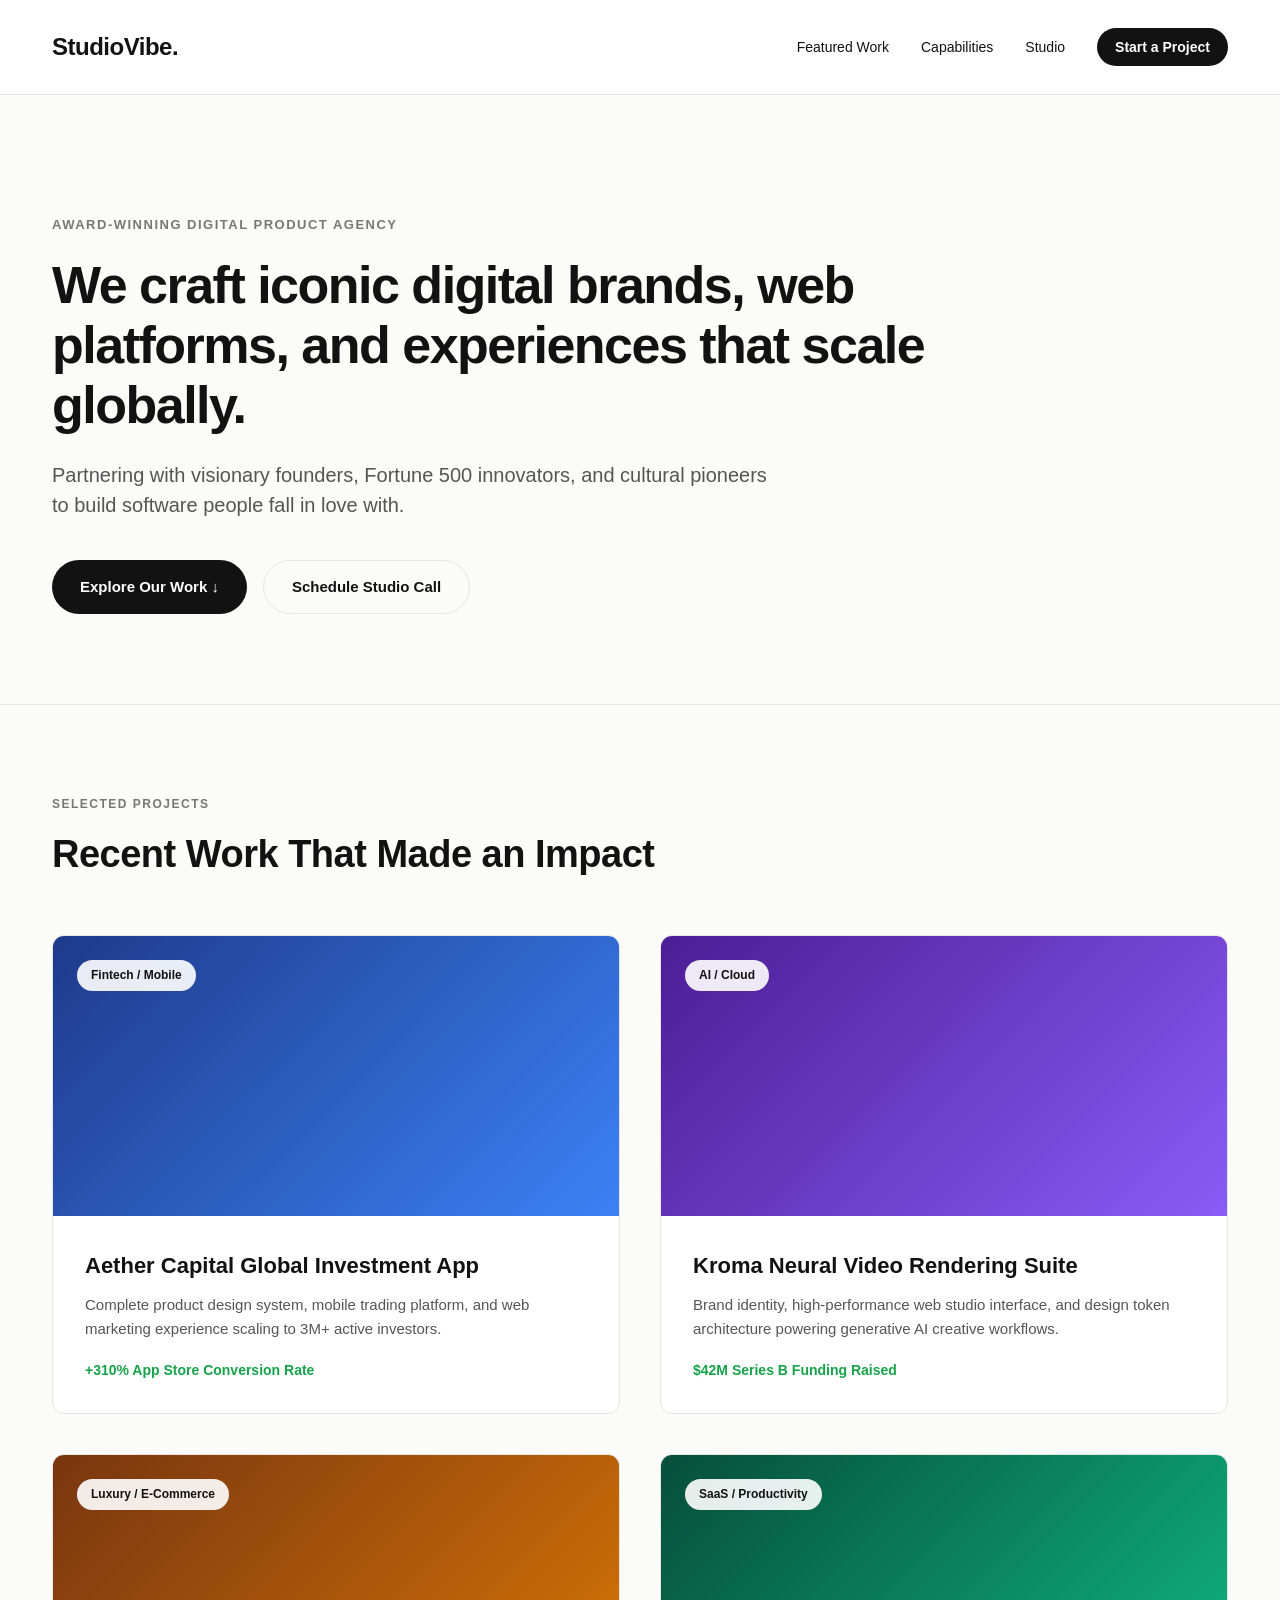
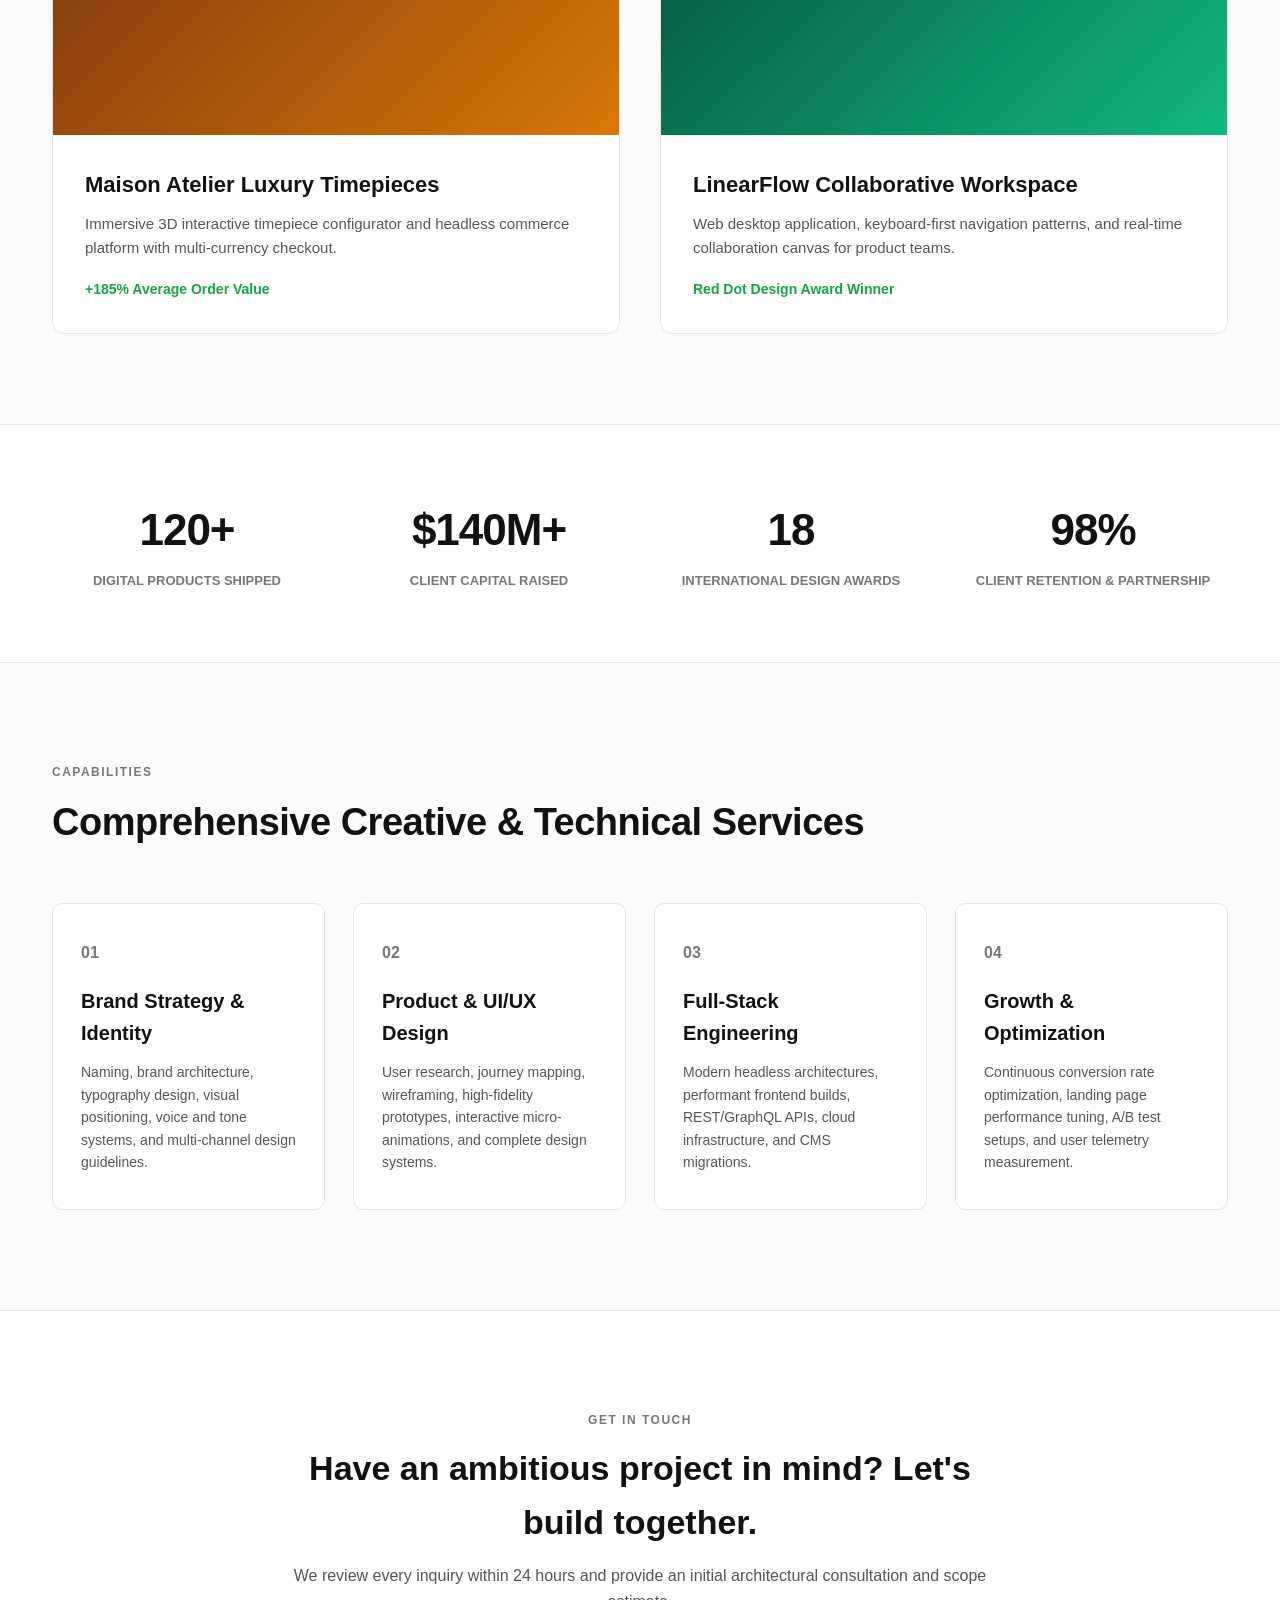
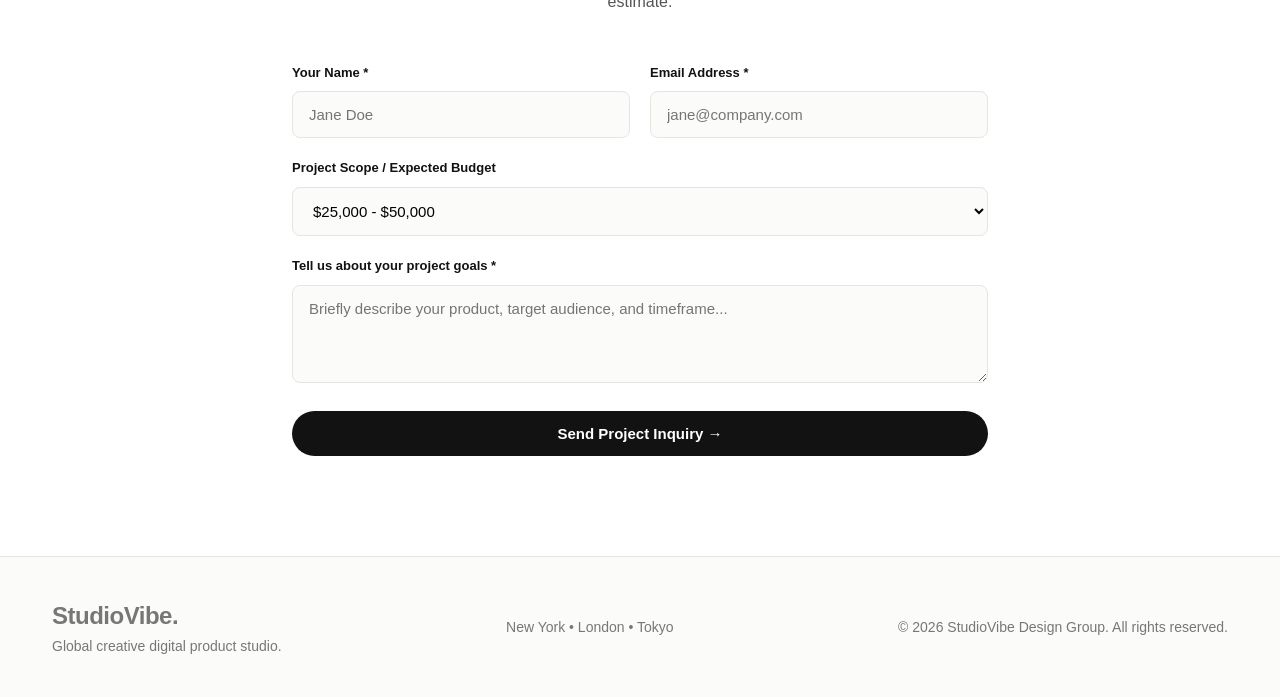
<file: assets/demo-templates/previews/agency-portfolio/index.html>
<!DOCTYPE html>
<html lang="en">
<head>
    <meta charset="UTF-8">
    <meta name="viewport" content="width=device-width, initial-scale=1.0">
    <title>StudioVibe - Digital Experience Design & Engineering</title>
    <link rel="stylesheet" href="css/style.css">
</head>
<body>
    <header class="studio-header">
        <div class="container header-flex">
            <a href="index.html" class="studio-logo">Studio<strong>Vibe</strong>.</a>
            <nav class="studio-nav">
                <a href="#work">Featured Work</a>
                <a href="#services">Capabilities</a>
                <a href="#about">Studio</a>
                <a href="#contact" class="nav-cta">Start a Project</a>
            </nav>
        </div>
    </header>

    <section class="hero-studio">
        <div class="container">
            <div class="hero-tagline">Award-Winning Digital Product Agency</div>
            <h1 class="hero-headline">We craft iconic digital brands, web platforms, and experiences that scale globally.</h1>
            <div class="hero-subtext">Partnering with visionary founders, Fortune 500 innovators, and cultural pioneers to build software people fall in love with.</div>
            <div class="hero-actions">
                <a href="#work" class="studio-btn studio-btn-dark">Explore Our Work &darr;</a>
                <a href="#contact" class="studio-btn studio-btn-outline">Schedule Studio Call</a>
            </div>
        </div>
    </section>

    <!-- Work Showcase Grid -->
    <section id="work" class="work-section">
        <div class="container">
            <div class="section-title-wrap">
                <span class="sub-heading">Selected Projects</span>
                <h2 class="main-heading">Recent Work That Made an Impact</h2>
            </div>

            <div class="work-grid">
                <article class="work-card">
                    <div class="work-visual visual-gradient-1">
                        <span class="work-badge">Fintech / Mobile</span>
                    </div>
                    <div class="work-content">
                        <h3>Aether Capital Global Investment App</h3>
                        <p>Complete product design system, mobile trading platform, and web marketing experience scaling to 3M+ active investors.</p>
                        <div class="work-stat">+310% App Store Conversion Rate</div>
                    </div>
                </article>

                <article class="work-card">
                    <div class="work-visual visual-gradient-2">
                        <span class="work-badge">AI / Cloud</span>
                    </div>
                    <div class="work-content">
                        <h3>Kroma Neural Video Rendering Suite</h3>
                        <p>Brand identity, high-performance web studio interface, and design token architecture powering generative AI creative workflows.</p>
                        <div class="work-stat">$42M Series B Funding Raised</div>
                    </div>
                </article>

                <article class="work-card">
                    <div class="work-visual visual-gradient-3">
                        <span class="work-badge">Luxury / E-Commerce</span>
                    </div>
                    <div class="work-content">
                        <h3>Maison Atelier Luxury Timepieces</h3>
                        <p>Immersive 3D interactive timepiece configurator and headless commerce platform with multi-currency checkout.</p>
                        <div class="work-stat">+185% Average Order Value</div>
                    </div>
                </article>

                <article class="work-card">
                    <div class="work-visual visual-gradient-4">
                        <span class="work-badge">SaaS / Productivity</span>
                    </div>
                    <div class="work-content">
                        <h3>LinearFlow Collaborative Workspace</h3>
                        <p>Web desktop application, keyboard-first navigation patterns, and real-time collaboration canvas for product teams.</p>
                        <div class="work-stat">Red Dot Design Award Winner</div>
                    </div>
                </article>
            </div>
        </div>
    </section>

    <!-- Impact Stats Bar -->
    <section class="impact-section">
        <div class="container impact-grid">
            <div class="impact-col">
                <div class="impact-number">120+</div>
                <div class="impact-label">Digital Products Shipped</div>
            </div>
            <div class="impact-col">
                <div class="impact-number">$140M+</div>
                <div class="impact-label">Client Capital Raised</div>
            </div>
            <div class="impact-col">
                <div class="impact-number">18</div>
                <div class="impact-label">International Design Awards</div>
            </div>
            <div class="impact-col">
                <div class="impact-number">98%</div>
                <div class="impact-label">Client Retention & Partnership</div>
            </div>
        </div>
    </section>

    <!-- Capabilities / Services -->
    <section id="services" class="services-section">
        <div class="container">
            <div class="section-title-wrap">
                <span class="sub-heading">Capabilities</span>
                <h2 class="main-heading">Comprehensive Creative & Technical Services</h2>
            </div>

            <div class="services-grid">
                <div class="service-box">
                    <div class="service-num">01</div>
                    <h3>Brand Strategy & Identity</h3>
                    <p>Naming, brand architecture, typography design, visual positioning, voice and tone systems, and multi-channel design guidelines.</p>
                </div>
                <div class="service-box">
                    <div class="service-num">02</div>
                    <h3>Product & UI/UX Design</h3>
                    <p>User research, journey mapping, wireframing, high-fidelity prototypes, interactive micro-animations, and complete design systems.</p>
                </div>
                <div class="service-box">
                    <div class="service-num">03</div>
                    <h3>Full-Stack Engineering</h3>
                    <p>Modern headless architectures, performant frontend builds, REST/GraphQL APIs, cloud infrastructure, and CMS migrations.</p>
                </div>
                <div class="service-box">
                    <div class="service-num">04</div>
                    <h3>Growth & Optimization</h3>
                    <p>Continuous conversion rate optimization, landing page performance tuning, A/B test setups, and user telemetry measurement.</p>
                </div>
            </div>
        </div>
    </section>

    <!-- Contact Form Section -->
    <section id="contact" class="contact-section">
        <div class="container contact-container">
            <div class="contact-header">
                <span class="sub-heading">Get In Touch</span>
                <h2>Have an ambitious project in mind? Let's build together.</h2>
                <p>We review every inquiry within 24 hours and provide an initial architectural consultation and scope estimate.</p>
            </div>

            <form class="contact-form" onsubmit="event.preventDefault(); alert('Demo: Consultation request received!');">
                <div class="form-row">
                    <div class="form-group">
                        <label>Your Name *</label>
                        <input type="text" placeholder="Jane Doe" required>
                    </div>
                    <div class="form-group">
                        <label>Email Address *</label>
                        <input type="email" placeholder="jane@company.com" required>
                    </div>
                </div>
                <div class="form-group">
                    <label>Project Scope / Expected Budget</label>
                    <select>
                        <option>$10,000 - $25,000</option>
                        <option selected>$25,000 - $50,000</option>
                        <option>$50,000 - $100,000</option>
                        <option>$100,000+</option>
                    </select>
                </div>
                <div class="form-group">
                    <label>Tell us about your project goals *</label>
                    <textarea rows="4" placeholder="Briefly describe your product, target audience, and timeframe..." required></textarea>
                </div>
                <button type="submit" class="studio-btn studio-btn-dark studio-btn-block">Send Project Inquiry &rarr;</button>
            </form>
        </div>
    </section>

    <footer class="studio-footer">
        <div class="container footer-flex">
            <div class="footer-left">
                <div class="studio-logo">Studio<strong>Vibe</strong>.</div>
                <p>Global creative digital product studio.</p>
            </div>
            <div class="footer-locations">
                <span>New York &bull; London &bull; Tokyo</span>
            </div>
            <div class="footer-copy">
                <p>&copy; 2026 StudioVibe Design Group. All rights reserved.</p>
            </div>
        </div>
    </footer>
</body>
</html>
</file>
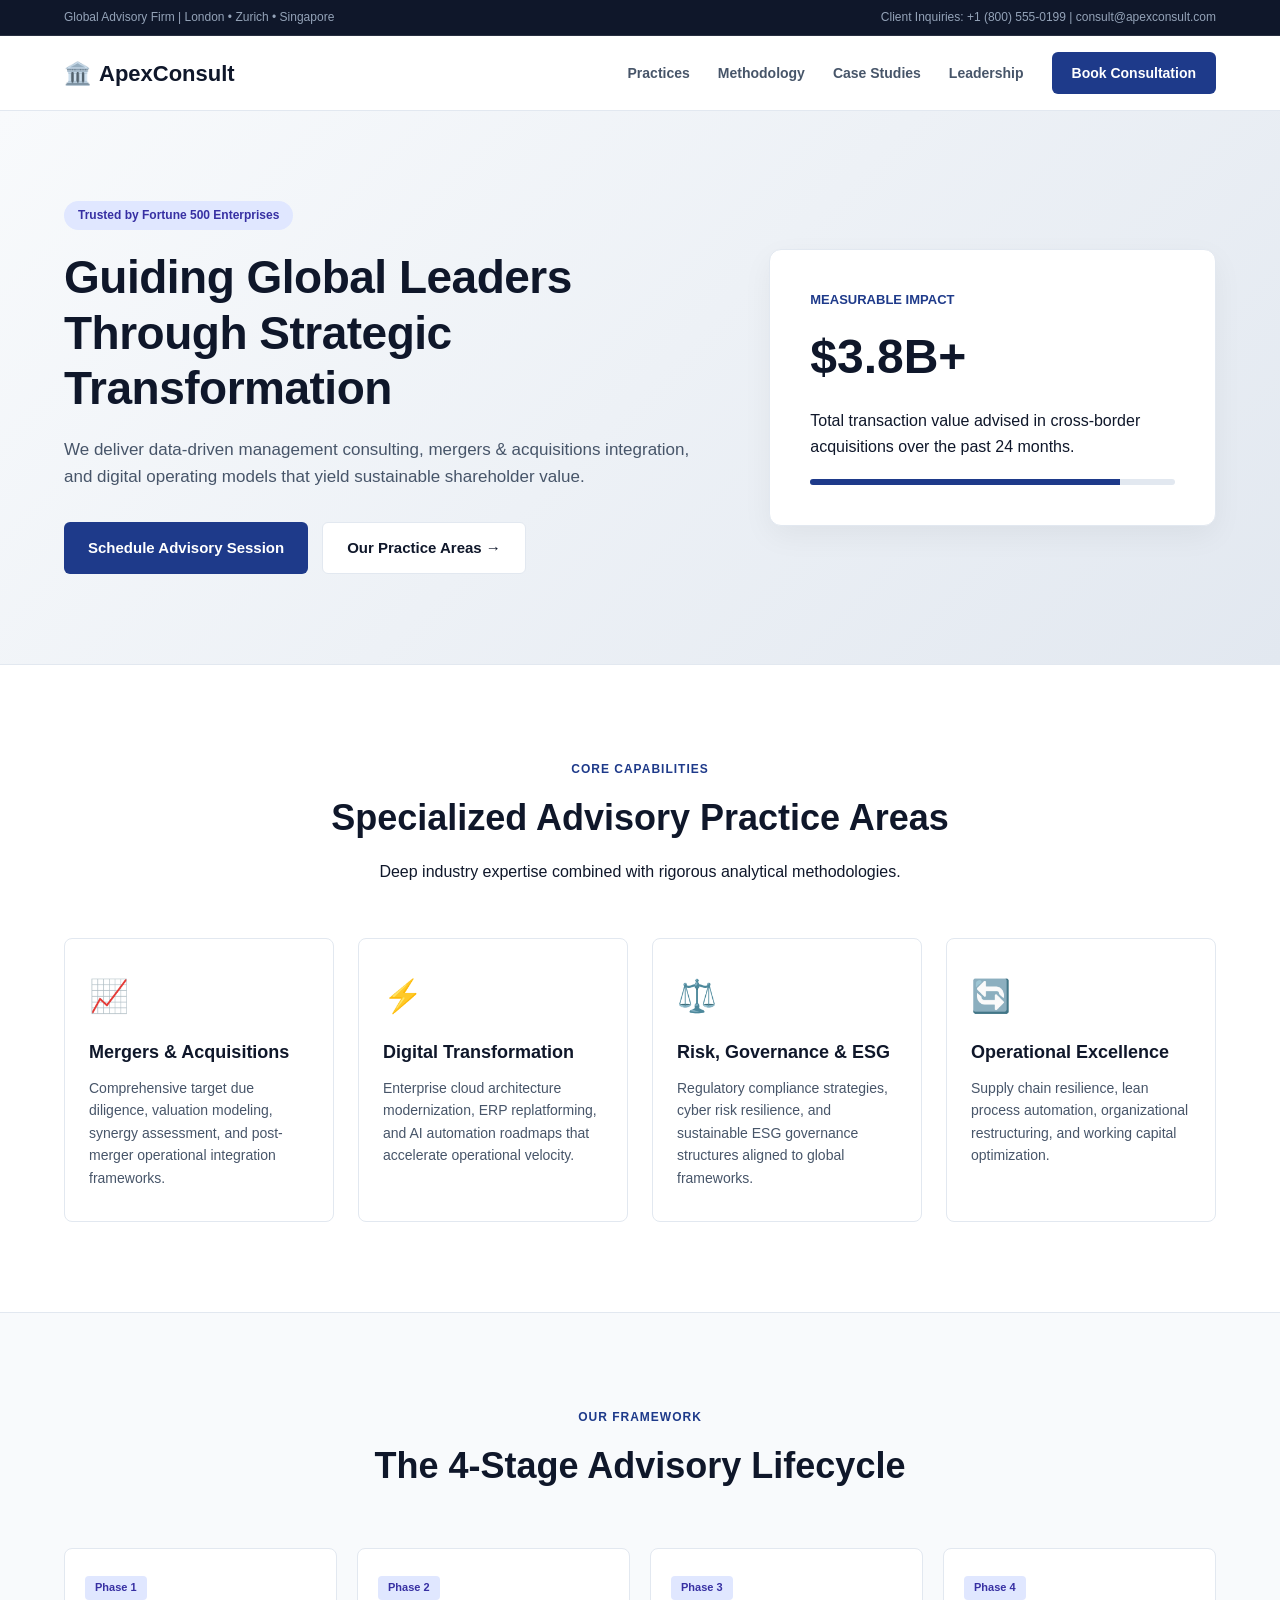
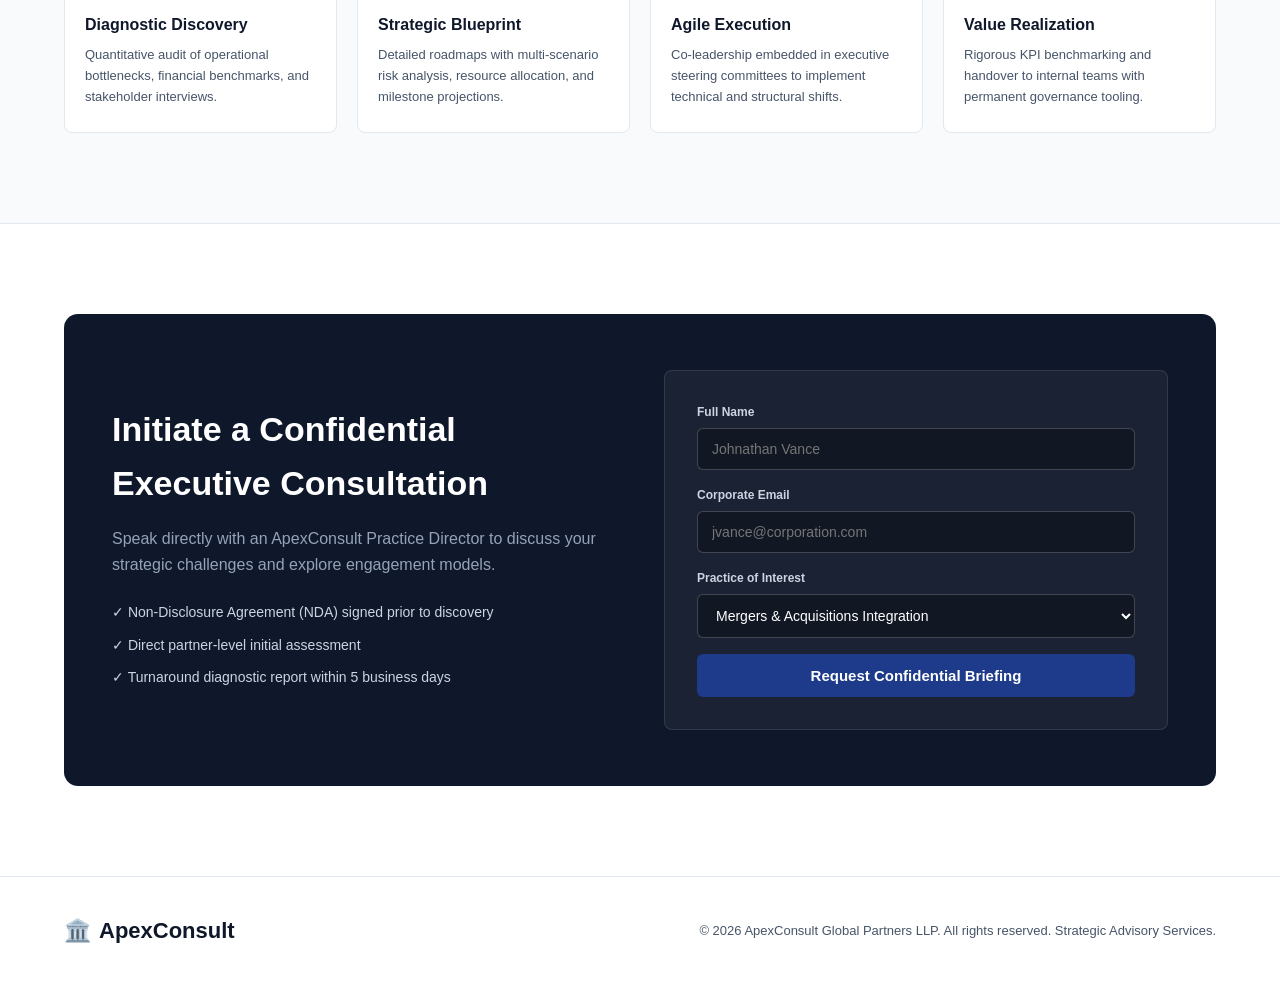
<file: assets/demo-templates/previews/business-landing/index.html>
<!DOCTYPE html>
<html lang="en">
<head>
    <meta charset="UTF-8">
    <meta name="viewport" content="width=device-width, initial-scale=1.0">
    <title>ApexConsult - Strategic Enterprise Advisory & Management</title>
    <link rel="stylesheet" href="css/style.css">
</head>
<body>
    <div class="topbar">
        <div class="container topbar-flex">
            <span>Global Advisory Firm | London &bull; Zurich &bull; Singapore</span>
            <span>Client Inquiries: +1 (800) 555-0199 | consult@apexconsult.com</span>
        </div>
    </div>

    <header class="corp-header">
        <div class="container header-flex">
            <a href="index.html" class="corp-logo">
                <span class="logo-shield">🏛️</span>
                <span class="logo-name">Apex<strong>Consult</strong></span>
            </a>
            <nav class="corp-nav">
                <a href="#services">Practices</a>
                <a href="#methodology">Methodology</a>
                <a href="#cases">Case Studies</a>
                <a href="#leadership">Leadership</a>
                <a href="#consultation" class="btn-consult">Book Consultation</a>
            </nav>
        </div>
    </header>

    <section class="corp-hero">
        <div class="container hero-grid">
            <div class="hero-left">
                <span class="badge-trust">Trusted by Fortune 500 Enterprises</span>
                <h1>Guiding Global Leaders Through Strategic Transformation</h1>
                <p>We deliver data-driven management consulting, mergers & acquisitions integration, and digital operating models that yield sustainable shareholder value.</p>
                <div class="hero-buttons">
                    <a href="#consultation" class="btn btn-navy">Schedule Advisory Session</a>
                    <a href="#services" class="btn btn-outline">Our Practice Areas &rarr;</a>
                </div>
            </div>
            <div class="hero-right">
                <div class="card-metric-highlight">
                    <div class="highlight-title">Measurable Impact</div>
                    <div class="highlight-stat">$3.8B+</div>
                    <p>Total transaction value advised in cross-border acquisitions over the past 24 months.</p>
                    <div class="highlight-bar"><div class="fill"></div></div>
                </div>
            </div>
        </div>
    </section>

    <!-- Practice Areas -->
    <section id="services" class="practices-section">
        <div class="container">
            <div class="section-title-center">
                <span class="section-pre">Core Capabilities</span>
                <h2>Specialized Advisory Practice Areas</h2>
                <p>Deep industry expertise combined with rigorous analytical methodologies.</p>
            </div>

            <div class="practices-grid">
                <div class="practice-card">
                    <div class="practice-icon">📈</div>
                    <h3>Mergers & Acquisitions</h3>
                    <p>Comprehensive target due diligence, valuation modeling, synergy assessment, and post-merger operational integration frameworks.</p>
                </div>
                <div class="practice-card">
                    <div class="practice-icon">⚡</div>
                    <h3>Digital Transformation</h3>
                    <p>Enterprise cloud architecture modernization, ERP replatforming, and AI automation roadmaps that accelerate operational velocity.</p>
                </div>
                <div class="practice-card">
                    <div class="practice-icon">⚖️</div>
                    <h3>Risk, Governance & ESG</h3>
                    <p>Regulatory compliance strategies, cyber risk resilience, and sustainable ESG governance structures aligned to global frameworks.</p>
                </div>
                <div class="practice-card">
                    <div class="practice-icon">🔄</div>
                    <h3>Operational Excellence</h3>
                    <p>Supply chain resilience, lean process automation, organizational restructuring, and working capital optimization.</p>
                </div>
            </div>
        </div>
    </section>

    <!-- Methodology Process -->
    <section id="methodology" class="methodology-section">
        <div class="container">
            <div class="section-title-center">
                <span class="section-pre">Our Framework</span>
                <h2>The 4-Stage Advisory Lifecycle</h2>
            </div>

            <div class="methodology-steps">
                <div class="step-card">
                    <div class="step-badge">Phase 1</div>
                    <h4>Diagnostic Discovery</h4>
                    <p>Quantitative audit of operational bottlenecks, financial benchmarks, and stakeholder interviews.</p>
                </div>
                <div class="step-card">
                    <div class="step-badge">Phase 2</div>
                    <h4>Strategic Blueprint</h4>
                    <p>Detailed roadmaps with multi-scenario risk analysis, resource allocation, and milestone projections.</p>
                </div>
                <div class="step-card">
                    <div class="step-badge">Phase 3</div>
                    <h4>Agile Execution</h4>
                    <p>Co-leadership embedded in executive steering committees to implement technical and structural shifts.</p>
                </div>
                <div class="step-card">
                    <div class="step-badge">Phase 4</div>
                    <h4>Value Realization</h4>
                    <p>Rigorous KPI benchmarking and handover to internal teams with permanent governance tooling.</p>
                </div>
            </div>
        </div>
    </section>

    <!-- Consultation Request -->
    <section id="consultation" class="consultation-section">
        <div class="container">
            <div class="consultation-box">
                <div class="box-left">
                    <h2>Initiate a Confidential Executive Consultation</h2>
                    <p>Speak directly with an ApexConsult Practice Director to discuss your strategic challenges and explore engagement models.</p>
                    <ul class="consultation-perks">
                        <li>✓ Non-Disclosure Agreement (NDA) signed prior to discovery</li>
                        <li>✓ Direct partner-level initial assessment</li>
                        <li>✓ Turnaround diagnostic report within 5 business days</li>
                    </ul>
                </div>
                <div class="box-right">
                    <form class="consult-form" onsubmit="event.preventDefault(); alert('Demo: Executive consultation requested!');">
                        <div class="input-field">
                            <label>Full Name</label>
                            <input type="text" placeholder="Johnathan Vance" required>
                        </div>
                        <div class="input-field">
                            <label>Corporate Email</label>
                            <input type="email" placeholder="jvance@corporation.com" required>
                        </div>
                        <div class="input-field">
                            <label>Practice of Interest</label>
                            <select>
                                <option>Mergers & Acquisitions Integration</option>
                                <option>Digital Transformation Strategy</option>
                                <option>Operational & Supply Chain Optimization</option>
                                <option>Risk, Governance & ESG Alignment</option>
                            </select>
                        </div>
                        <button type="submit" class="btn btn-navy btn-block">Request Confidential Briefing</button>
                    </form>
                </div>
            </div>
        </div>
    </section>

    <!-- Footer -->
    <footer class="corp-footer">
        <div class="container footer-content">
            <div class="corp-logo">
                <span class="logo-shield">🏛️</span>
                <span class="logo-name">Apex<strong>Consult</strong></span>
            </div>
            <p>&copy; 2026 ApexConsult Global Partners LLP. All rights reserved. Strategic Advisory Services.</p>
        </div>
    </footer>
</body>
</html>
</file>
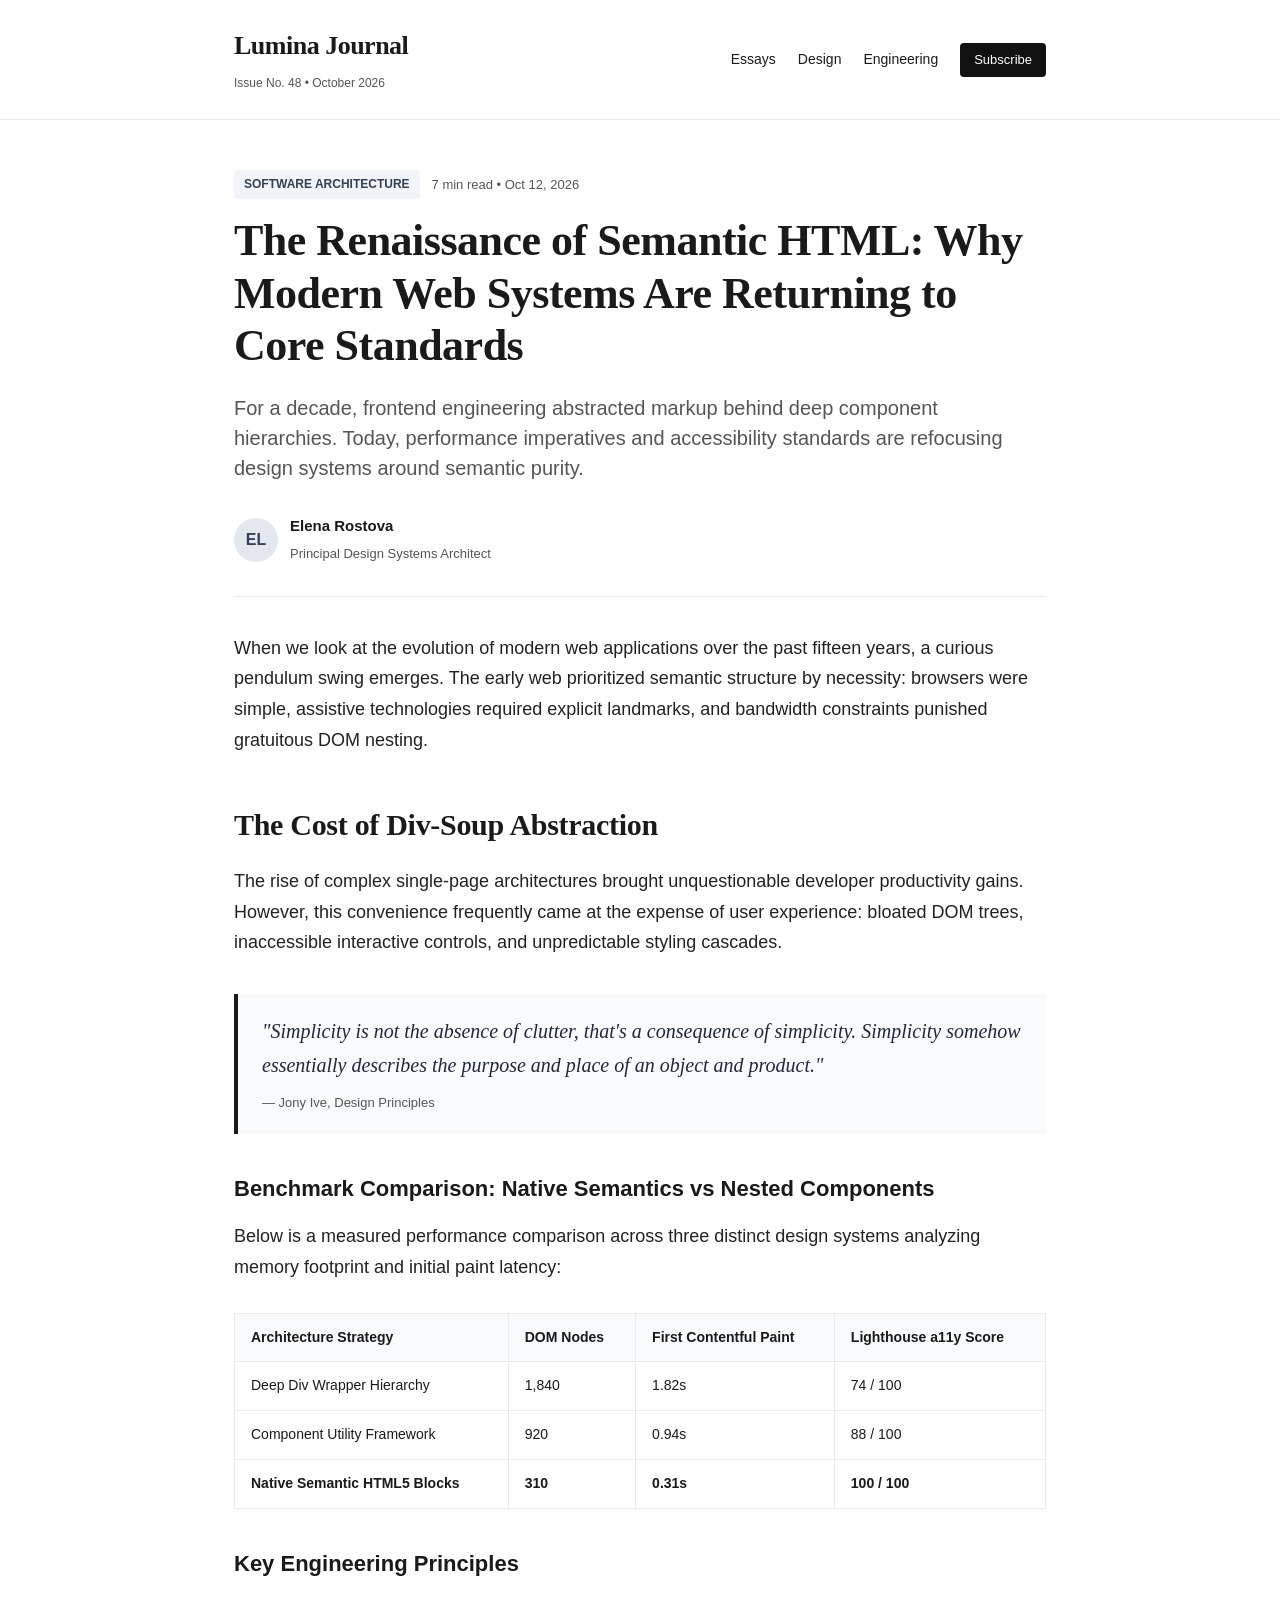
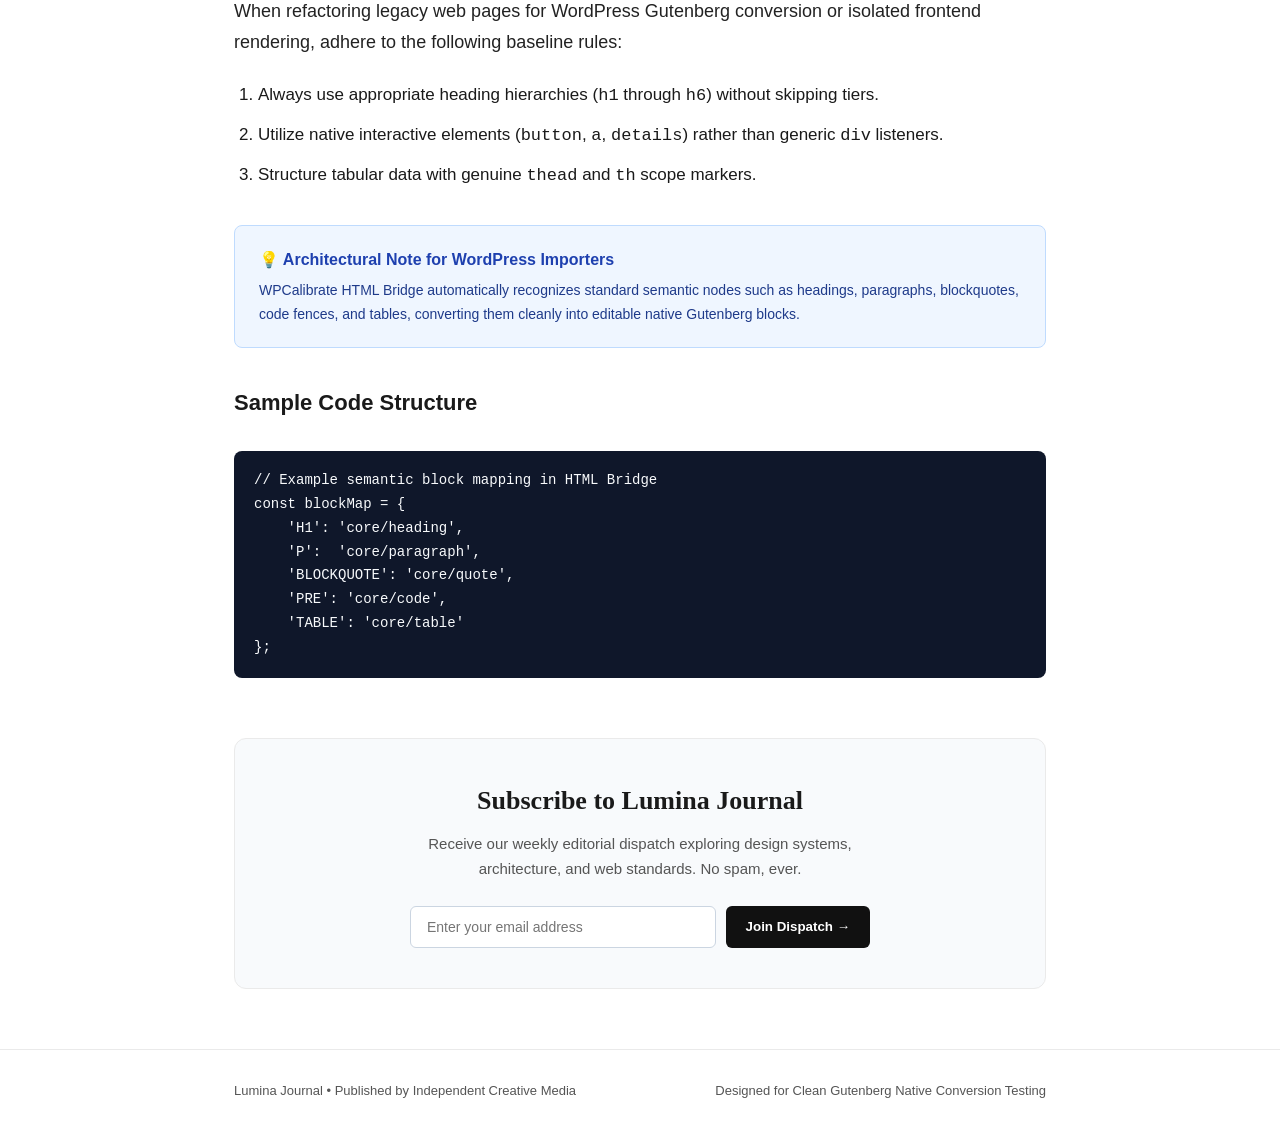
<file: assets/demo-templates/previews/minimal-blog/index.html>
<!DOCTYPE html>
<html lang="en">
<head>
    <meta charset="UTF-8">
    <meta name="viewport" content="width=device-width, initial-scale=1.0">
    <title>Lumina Journal - Perspectives on Software, Typography & Design Systems</title>
    <link rel="stylesheet" href="css/style.css">
</head>
<body>
    <header class="blog-header">
        <div class="container header-wrap">
            <div class="blog-brand">
                <a href="index.html" class="brand-title">Lumina Journal</a>
                <span class="brand-sub">Issue No. 48 &bull; October 2026</span>
            </div>
            <nav class="blog-nav">
                <a href="#essays">Essays</a>
                <a href="#design">Design</a>
                <a href="#engineering">Engineering</a>
                <a href="#subscribe" class="nav-sub-btn">Subscribe</a>
            </nav>
        </div>
    </header>

    <main class="container main-content">
        <!-- Lead Article -->
        <article class="featured-lead">
            <div class="lead-meta">
                <span class="cat-pill">Software Architecture</span>
                <span class="read-time">7 min read &bull; Oct 12, 2026</span>
            </div>
            <h1 class="lead-headline">The Renaissance of Semantic HTML: Why Modern Web Systems Are Returning to Core Standards</h1>
            <p class="lead-standfirst">For a decade, frontend engineering abstracted markup behind deep component hierarchies. Today, performance imperatives and accessibility standards are refocusing design systems around semantic purity.</p>
            
            <div class="author-row">
                <div class="author-avatar">EL</div>
                <div class="author-info">
                    <strong>Elena Rostova</strong>
                    <span>Principal Design Systems Architect</span>
                </div>
            </div>

            <div class="article-body">
                <p>When we look at the evolution of modern web applications over the past fifteen years, a curious pendulum swing emerges. The early web prioritized semantic structure by necessity: browsers were simple, assistive technologies required explicit landmarks, and bandwidth constraints punished gratuitous DOM nesting.</p>
                
                <h2>The Cost of Div-Soup Abstraction</h2>
                <p>The rise of complex single-page architectures brought unquestionable developer productivity gains. However, this convenience frequently came at the expense of user experience: bloated DOM trees, inaccessible interactive controls, and unpredictable styling cascades.</p>

                <blockquote>
                    "Simplicity is not the absence of clutter, that's a consequence of simplicity. Simplicity somehow essentially describes the purpose and place of an object and product."
                    <cite>&mdash; Jony Ive, Design Principles</cite>
                </blockquote>

                <h3>Benchmark Comparison: Native Semantics vs Nested Components</h3>
                <p>Below is a measured performance comparison across three distinct design systems analyzing memory footprint and initial paint latency:</p>

                <div class="table-container">
                    <table class="data-table">
                        <thead>
                            <tr>
                                <th>Architecture Strategy</th>
                                <th>DOM Nodes</th>
                                <th>First Contentful Paint</th>
                                <th>Lighthouse a11y Score</th>
                            </tr>
                        </thead>
                        <tbody>
                            <tr>
                                <td>Deep Div Wrapper Hierarchy</td>
                                <td>1,840</td>
                                <td>1.82s</td>
                                <td>74 / 100</td>
                            </tr>
                            <tr>
                                <td>Component Utility Framework</td>
                                <td>920</td>
                                <td>0.94s</td>
                                <td>88 / 100</td>
                            </tr>
                            <tr>
                                <td><strong>Native Semantic HTML5 Blocks</strong></td>
                                <td><strong>310</strong></td>
                                <td><strong>0.31s</strong></td>
                                <td><strong>100 / 100</strong></td>
                            </tr>
                        </tbody>
                    </table>
                </div>

                <h3>Key Engineering Principles</h3>
                <p>When refactoring legacy web pages for WordPress Gutenberg conversion or isolated frontend rendering, adhere to the following baseline rules:</p>
                
                <ol>
                    <li>Always use appropriate heading hierarchies (<code>h1</code> through <code>h6</code>) without skipping tiers.</li>
                    <li>Utilize native interactive elements (<code>button</code>, <code>a</code>, <code>details</code>) rather than generic <code>div</code> listeners.</li>
                    <li>Structure tabular data with genuine <code>thead</code> and <code>th</code> scope markers.</li>
                </ol>

                <div class="callout-card">
                    <h4>💡 Architectural Note for WordPress Importers</h4>
                    <p>WPCalibrate HTML Bridge automatically recognizes standard semantic nodes such as headings, paragraphs, blockquotes, code fences, and tables, converting them cleanly into editable native Gutenberg blocks.</p>
                </div>

                <h3>Sample Code Structure</h3>
                <pre><code>// Example semantic block mapping in HTML Bridge
const blockMap = {
    'H1': 'core/heading',
    'P':  'core/paragraph',
    'BLOCKQUOTE': 'core/quote',
    'PRE': 'core/code',
    'TABLE': 'core/table'
};</code></pre>
            </div>
        </article>

        <!-- Newsletter Box -->
        <section id="subscribe" class="newsletter-card">
            <div class="news-content">
                <h3>Subscribe to Lumina Journal</h3>
                <p>Receive our weekly editorial dispatch exploring design systems, architecture, and web standards. No spam, ever.</p>
            </div>
            <form class="news-form" onsubmit="event.preventDefault(); alert('Demo: Subscribed to Lumina Journal!');">
                <input type="email" placeholder="Enter your email address" required>
                <button type="submit" class="btn-sub">Join Dispatch &rarr;</button>
            </form>
        </section>
    </main>

    <footer class="blog-footer">
        <div class="container footer-row">
            <div>Lumina Journal &bull; Published by Independent Creative Media</div>
            <div>Designed for Clean Gutenberg Native Conversion Testing</div>
        </div>
    </footer>
</body>
</html>
</file>
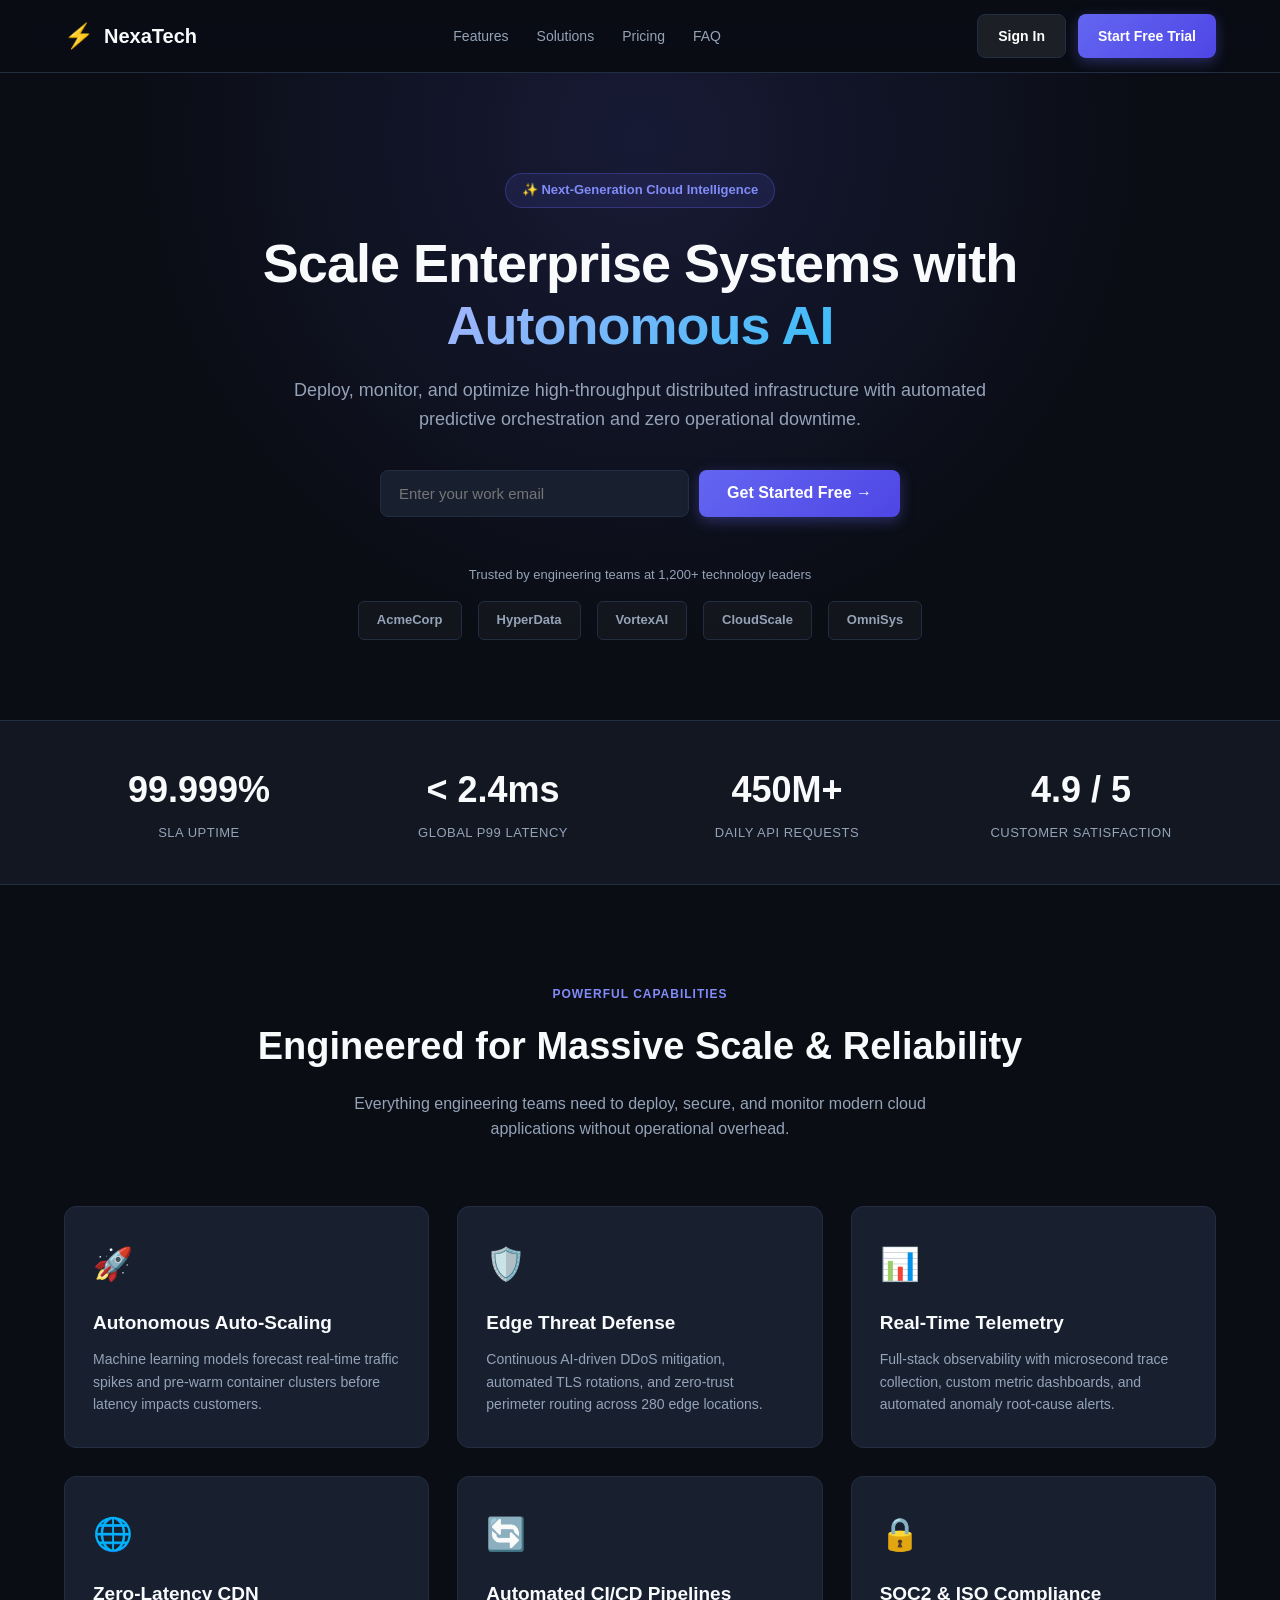
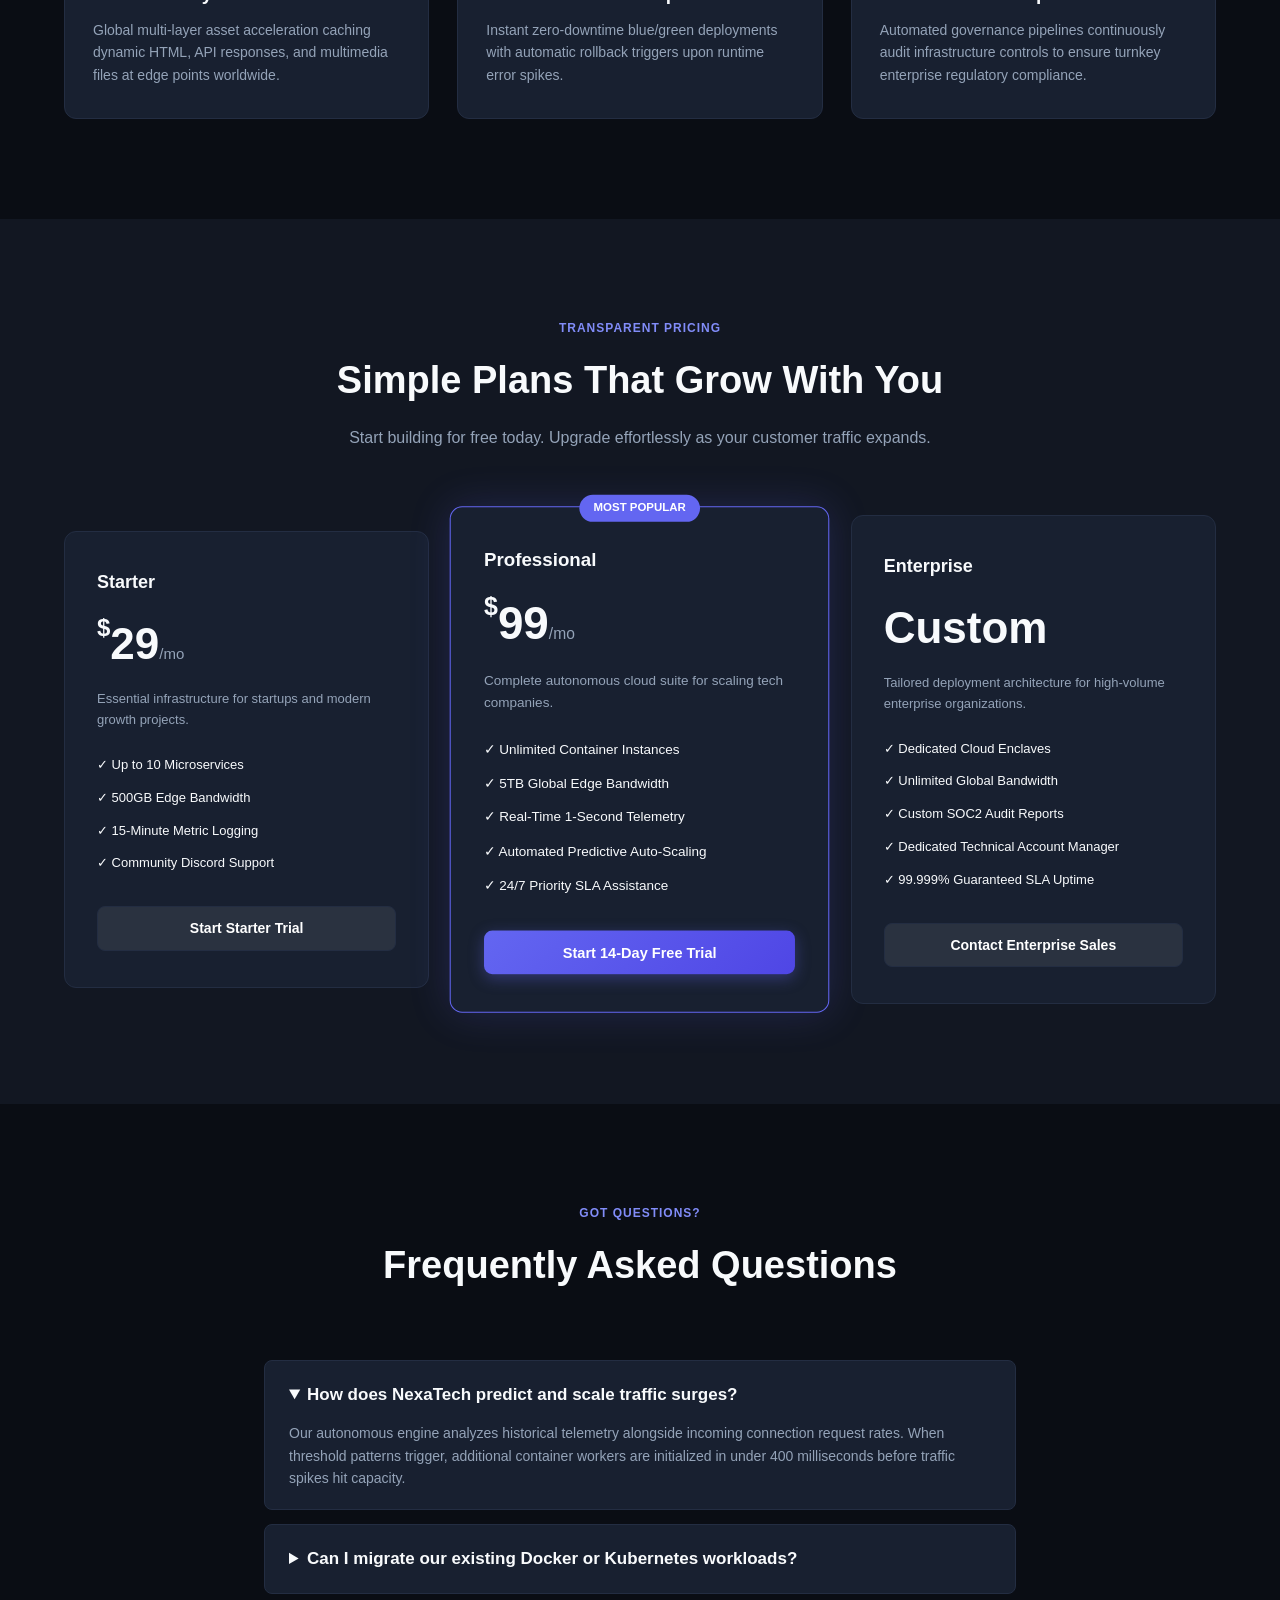
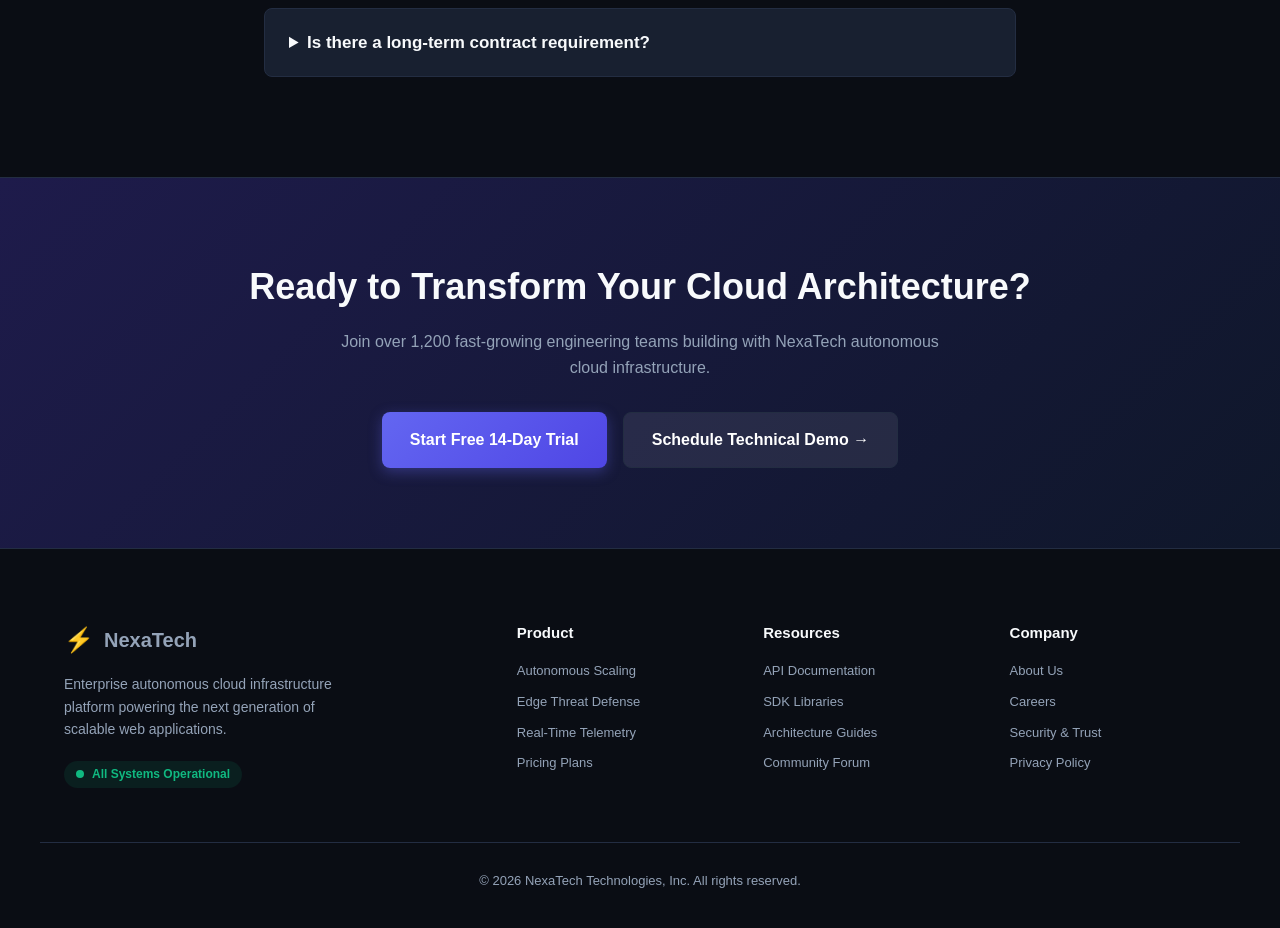
<file: assets/demo-templates/previews/saas-showcase/index.html>
<!DOCTYPE html>
<html lang="en">
<head>
    <meta charset="UTF-8">
    <meta name="viewport" content="width=device-width, initial-scale=1.0">
    <title>NexaTech - Autonomous AI Cloud Infrastructure</title>
    <link rel="stylesheet" href="css/style.css">
</head>
<body>
    <!-- Navigation -->
    <header class="site-header">
        <div class="container header-container">
            <a href="index.html" class="brand-logo">
                <span class="logo-icon">⚡</span>
                <span class="logo-text">Nexa<strong>Tech</strong></span>
            </a>
            <nav class="main-nav">
                <a href="#features">Features</a>
                <a href="#solutions">Solutions</a>
                <a href="#pricing">Pricing</a>
                <a href="#faq">FAQ</a>
            </nav>
            <div class="header-actions">
                <a href="#pricing" class="btn btn-secondary">Sign In</a>
                <a href="#pricing" class="btn btn-primary">Start Free Trial</a>
            </div>
        </div>
    </header>

    <!-- Hero Section -->
    <section class="hero-section">
        <div class="container hero-container">
            <div class="hero-badge">✨ Next-Generation Cloud Intelligence</div>
            <h1 class="hero-title">Scale Enterprise Systems with <span class="gradient-text">Autonomous AI</span></h1>
            <p class="hero-subtitle">Deploy, monitor, and optimize high-throughput distributed infrastructure with automated predictive orchestration and zero operational downtime.</p>
            <div class="hero-cta-group">
                <form class="hero-form" onsubmit="event.preventDefault(); alert('Demo: Account registration started!');">
                    <input type="email" placeholder="Enter your work email" required class="hero-input">
                    <button type="submit" class="btn btn-primary btn-large">Get Started Free &rarr;</button>
                </form>
            </div>
            <div class="hero-trust">
                <span>Trusted by engineering teams at 1,200+ technology leaders</span>
                <div class="trust-logos">
                    <div class="logo-pill">AcmeCorp</div>
                    <div class="logo-pill">HyperData</div>
                    <div class="logo-pill">VortexAI</div>
                    <div class="logo-pill">CloudScale</div>
                    <div class="logo-pill">OmniSys</div>
                </div>
            </div>
        </div>
    </section>

    <!-- Stats Banner -->
    <section class="stats-banner">
        <div class="container stats-grid">
            <div class="stat-item">
                <div class="stat-number">99.999%</div>
                <div class="stat-label">SLA Uptime</div>
            </div>
            <div class="stat-item">
                <div class="stat-number">&lt; 2.4ms</div>
                <div class="stat-label">Global P99 Latency</div>
            </div>
            <div class="stat-item">
                <div class="stat-number">450M+</div>
                <div class="stat-label">Daily API Requests</div>
            </div>
            <div class="stat-item">
                <div class="stat-number">4.9 / 5</div>
                <div class="stat-label">Customer Satisfaction</div>
            </div>
        </div>
    </section>

    <!-- Features Section -->
    <section id="features" class="features-section">
        <div class="container">
            <div class="section-header">
                <div class="section-tag">Powerful Capabilities</div>
                <h2 class="section-title">Engineered for Massive Scale & Reliability</h2>
                <p class="section-desc">Everything engineering teams need to deploy, secure, and monitor modern cloud applications without operational overhead.</p>
            </div>

            <div class="features-grid">
                <div class="feature-card">
                    <div class="feature-icon">🚀</div>
                    <h3>Autonomous Auto-Scaling</h3>
                    <p>Machine learning models forecast real-time traffic spikes and pre-warm container clusters before latency impacts customers.</p>
                </div>
                <div class="feature-card">
                    <div class="feature-icon">🛡️</div>
                    <h3>Edge Threat Defense</h3>
                    <p>Continuous AI-driven DDoS mitigation, automated TLS rotations, and zero-trust perimeter routing across 280 edge locations.</p>
                </div>
                <div class="feature-card">
                    <div class="feature-icon">📊</div>
                    <h3>Real-Time Telemetry</h3>
                    <p>Full-stack observability with microsecond trace collection, custom metric dashboards, and automated anomaly root-cause alerts.</p>
                </div>
                <div class="feature-card">
                    <div class="feature-icon">🌐</div>
                    <h3>Zero-Latency CDN</h3>
                    <p>Global multi-layer asset acceleration caching dynamic HTML, API responses, and multimedia files at edge points worldwide.</p>
                </div>
                <div class="feature-card">
                    <div class="feature-icon">🔄</div>
                    <h3>Automated CI/CD Pipelines</h3>
                    <p>Instant zero-downtime blue/green deployments with automatic rollback triggers upon runtime error spikes.</p>
                </div>
                <div class="feature-card">
                    <div class="feature-icon">🔒</div>
                    <h3>SOC2 & ISO Compliance</h3>
                    <p>Automated governance pipelines continuously audit infrastructure controls to ensure turnkey enterprise regulatory compliance.</p>
                </div>
            </div>
        </div>
    </section>

    <!-- Interactive Pricing Section -->
    <section id="pricing" class="pricing-section">
        <div class="container">
            <div class="section-header">
                <div class="section-tag">Transparent Pricing</div>
                <h2 class="section-title">Simple Plans That Grow With You</h2>
                <p class="section-desc">Start building for free today. Upgrade effortlessly as your customer traffic expands.</p>
            </div>

            <div class="pricing-grid">
                <div class="pricing-card">
                    <div class="card-tier">Starter</div>
                    <div class="card-price"><span class="currency">$</span>29<span class="period">/mo</span></div>
                    <p class="card-summary">Essential infrastructure for startups and modern growth projects.</p>
                    <ul class="pricing-features">
                        <li>✓ Up to 10 Microservices</li>
                        <li>✓ 500GB Edge Bandwidth</li>
                        <li>✓ 15-Minute Metric Logging</li>
                        <li>✓ Community Discord Support</li>
                    </ul>
                    <a href="#cta" class="btn btn-secondary btn-block">Start Starter Trial</a>
                </div>

                <div class="pricing-card popular">
                    <div class="popular-badge">Most Popular</div>
                    <div class="card-tier">Professional</div>
                    <div class="card-price"><span class="currency">$</span>99<span class="period">/mo</span></div>
                    <p class="card-summary">Complete autonomous cloud suite for scaling tech companies.</p>
                    <ul class="pricing-features">
                        <li>✓ Unlimited Container Instances</li>
                        <li>✓ 5TB Global Edge Bandwidth</li>
                        <li>✓ Real-Time 1-Second Telemetry</li>
                        <li>✓ Automated Predictive Auto-Scaling</li>
                        <li>✓ 24/7 Priority SLA Assistance</li>
                    </ul>
                    <a href="#cta" class="btn btn-primary btn-block">Start 14-Day Free Trial</a>
                </div>

                <div class="pricing-card">
                    <div class="card-tier">Enterprise</div>
                    <div class="card-price">Custom</div>
                    <p class="card-summary">Tailored deployment architecture for high-volume enterprise organizations.</p>
                    <ul class="pricing-features">
                        <li>✓ Dedicated Cloud Enclaves</li>
                        <li>✓ Unlimited Global Bandwidth</li>
                        <li>✓ Custom SOC2 Audit Reports</li>
                        <li>✓ Dedicated Technical Account Manager</li>
                        <li>✓ 99.999% Guaranteed SLA Uptime</li>
                    </ul>
                    <a href="#cta" class="btn btn-secondary btn-block">Contact Enterprise Sales</a>
                </div>
            </div>
        </div>
    </section>

    <!-- FAQ Accordion Section -->
    <section id="faq" class="faq-section">
        <div class="container faq-container">
            <div class="section-header">
                <div class="section-tag">Got Questions?</div>
                <h2 class="section-title">Frequently Asked Questions</h2>
            </div>

            <div class="faq-list">
                <details class="faq-item" open>
                    <summary class="faq-question">How does NexaTech predict and scale traffic surges?</summary>
                    <div class="faq-answer">
                        <p>Our autonomous engine analyzes historical telemetry alongside incoming connection request rates. When threshold patterns trigger, additional container workers are initialized in under 400 milliseconds before traffic spikes hit capacity.</p>
                    </div>
                </details>
                <details class="faq-item">
                    <summary class="faq-question">Can I migrate our existing Docker or Kubernetes workloads?</summary>
                    <div class="faq-answer">
                        <p>Yes. NexaTech provides full OCI compliance and turnkey migration CLI tooling. You can import standard Helm charts or container manifests in minutes with zero rewrites.</p>
                    </div>
                </details>
                <details class="faq-item">
                    <summary class="faq-question">Is there a long-term contract requirement?</summary>
                    <div class="faq-answer">
                        <p>No long-term commitments are required for Starter and Professional tiers. You can upgrade, downgrade, or cancel anytime directly from your dashboard billing settings.</p>
                    </div>
                </details>
            </div>
        </div>
    </section>

    <!-- Bottom CTA -->
    <section id="cta" class="cta-section">
        <div class="container cta-container">
            <h2>Ready to Transform Your Cloud Architecture?</h2>
            <p>Join over 1,200 fast-growing engineering teams building with NexaTech autonomous cloud infrastructure.</p>
            <div class="cta-actions">
                <a href="#pricing" class="btn btn-primary btn-large">Start Free 14-Day Trial</a>
                <a href="#pricing" class="btn btn-secondary btn-large">Schedule Technical Demo &rarr;</a>
            </div>
        </div>
    </section>

    <!-- Footer -->
    <footer class="site-footer">
        <div class="container footer-grid">
            <div class="footer-brand">
                <div class="brand-logo">
                    <span class="logo-icon">⚡</span>
                    <span class="logo-text">Nexa<strong>Tech</strong></span>
                </div>
                <p>Enterprise autonomous cloud infrastructure platform powering the next generation of scalable web applications.</p>
                <div class="status-indicator">
                    <span class="status-dot"></span> All Systems Operational
                </div>
            </div>
            <div class="footer-links">
                <h4>Product</h4>
                <a href="#features">Autonomous Scaling</a>
                <a href="#features">Edge Threat Defense</a>
                <a href="#features">Real-Time Telemetry</a>
                <a href="#pricing">Pricing Plans</a>
            </div>
            <div class="footer-links">
                <h4>Resources</h4>
                <a href="#">API Documentation</a>
                <a href="#">SDK Libraries</a>
                <a href="#">Architecture Guides</a>
                <a href="#">Community Forum</a>
            </div>
            <div class="footer-links">
                <h4>Company</h4>
                <a href="#">About Us</a>
                <a href="#">Careers</a>
                <a href="#">Security & Trust</a>
                <a href="#">Privacy Policy</a>
            </div>
        </div>
        <div class="container footer-bottom">
            <p>&copy; 2026 NexaTech Technologies, Inc. All rights reserved.</p>
        </div>
    </footer>
</body>
</html>
</file>
<file: assets/demo-templates/previews/agency-portfolio/css/style.css>
:root {
    --bg-page: #fbfbfa;
    --bg-card: #ffffff;
    --text-primary: #121212;
    --text-muted: #555555;
    --text-light: #777777;
    --accent-dark: #1e1e1e;
    --border: #e6e5e2;
    --font-heading: -apple-system, BlinkMacSystemFont, "Segoe UI", Roboto, sans-serif;
    --font-body: -apple-system, BlinkMacSystemFont, "Segoe UI", Roboto, sans-serif;
}

* { box-sizing: border-box; margin: 0; padding: 0; }
body {
    background-color: var(--bg-page);
    color: var(--text-primary);
    font-family: var(--font-body);
    line-height: 1.6;
}

.container {
    width: 100%;
    max-width: 1240px;
    margin: 0 auto;
    padding: 0 32px;
}

a { color: inherit; text-decoration: none; }

/* Header */
.studio-header {
    padding: 28px 0;
    border-bottom: 1px solid var(--border);
    background: #ffffff;
    position: sticky;
    top: 0;
    z-index: 50;
}
.header-flex {
    display: flex;
    justify-content: space-between;
    align-items: center;
}
.studio-logo {
    font-size: 24px;
    font-weight: 800;
    letter-spacing: -0.5px;
}
.studio-nav {
    display: flex;
    align-items: center;
    gap: 32px;
    font-size: 14px;
    font-weight: 500;
}
.studio-nav a:hover { color: #000000; }
.nav-cta {
    padding: 8px 18px;
    background: var(--text-primary);
    color: #ffffff !important;
    border-radius: 40px;
    font-weight: 600;
}

/* Hero */
.hero-studio {
    padding: 120px 0 90px;
}
.hero-tagline {
    font-size: 13px;
    font-weight: 700;
    text-transform: uppercase;
    letter-spacing: 1.5px;
    color: var(--text-light);
    margin-bottom: 20px;
}
.hero-headline {
    font-size: 52px;
    font-weight: 800;
    line-height: 1.15;
    letter-spacing: -1.5px;
    max-width: 960px;
    margin-bottom: 24px;
}
.hero-subtext {
    font-size: 20px;
    color: var(--text-muted);
    max-width: 720px;
    margin-bottom: 40px;
    line-height: 1.5;
}
.hero-actions { display: flex; gap: 16px; }

.studio-btn {
    display: inline-flex;
    align-items: center;
    padding: 14px 28px;
    border-radius: 50px;
    font-size: 15px;
    font-weight: 600;
    cursor: pointer;
    transition: all 0.2s ease;
    border: none;
}
.studio-btn-dark {
    background: var(--text-primary);
    color: #ffffff;
}
.studio-btn-dark:hover {
    background: #333333;
}
.studio-btn-outline {
    background: transparent;
    border: 1px solid var(--border);
    color: var(--text-primary);
}
.studio-btn-outline:hover {
    border-color: var(--text-primary);
}
.studio-btn-block { width: 100%; justify-content: center; }

/* Work */
.work-section {
    padding: 90px 0;
    border-top: 1px solid var(--border);
}
.section-title-wrap {
    margin-bottom: 50px;
}
.sub-heading {
    display: block;
    font-size: 12px;
    font-weight: 700;
    text-transform: uppercase;
    letter-spacing: 1.5px;
    color: var(--text-light);
    margin-bottom: 10px;
}
.main-heading {
    font-size: 38px;
    font-weight: 800;
    letter-spacing: -0.5px;
}
.work-grid {
    display: grid;
    grid-template-columns: repeat(2, 1fr);
    gap: 40px;
}
.work-card {
    background: var(--bg-card);
    border: 1px solid var(--border);
    border-radius: 12px;
    overflow: hidden;
    transition: transform 0.25s ease, box-shadow 0.25s ease;
}
.work-card:hover {
    transform: translateY(-5px);
    box-shadow: 0 12px 30px rgba(0,0,0,0.06);
}
.work-visual {
    height: 280px;
    position: relative;
    padding: 24px;
}
.visual-gradient-1 { background: linear-gradient(135deg, #1e3a8a 0%, #3b82f6 100%); }
.visual-gradient-2 { background: linear-gradient(135deg, #4c1d95 0%, #8b5cf6 100%); }
.visual-gradient-3 { background: linear-gradient(135deg, #78350f 0%, #d97706 100%); }
.visual-gradient-4 { background: linear-gradient(135deg, #064e3b 0%, #10b981 100%); }

.work-badge {
    display: inline-block;
    padding: 6px 14px;
    background: rgba(255, 255, 255, 0.9);
    backdrop-filter: blur(8px);
    color: #121212;
    font-size: 12px;
    font-weight: 700;
    border-radius: 30px;
}
.work-content {
    padding: 32px;
}
.work-content h3 {
    font-size: 22px;
    font-weight: 700;
    margin-bottom: 10px;
}
.work-content p {
    font-size: 15px;
    color: var(--text-muted);
    margin-bottom: 18px;
}
.work-stat {
    font-size: 14px;
    font-weight: 700;
    color: #16a34a;
}

/* Impact */
.impact-section {
    padding: 70px 0;
    background: #ffffff;
    border-top: 1px solid var(--border);
    border-bottom: 1px solid var(--border);
}
.impact-grid {
    display: grid;
    grid-template-columns: repeat(4, 1fr);
    gap: 32px;
    text-align: center;
}
.impact-number {
    font-size: 44px;
    font-weight: 800;
    margin-bottom: 6px;
    letter-spacing: -1px;
}
.impact-label {
    font-size: 13px;
    color: var(--text-light);
    text-transform: uppercase;
    font-weight: 600;
}

/* Capabilities */
.services-section {
    padding: 100px 0;
}
.services-grid {
    display: grid;
    grid-template-columns: repeat(4, 1fr);
    gap: 28px;
}
.service-box {
    background: #ffffff;
    border: 1px solid var(--border);
    border-radius: 10px;
    padding: 36px 28px;
}
.service-num {
    font-size: 16px;
    font-weight: 800;
    color: var(--text-light);
    margin-bottom: 20px;
}
.service-box h3 {
    font-size: 20px;
    font-weight: 700;
    margin-bottom: 12px;
}
.service-box p {
    font-size: 14px;
    color: var(--text-muted);
    line-height: 1.6;
}

/* Contact */
.contact-section {
    padding: 100px 0;
    background: #ffffff;
    border-top: 1px solid var(--border);
}
.contact-container {
    max-width: 760px;
}
.contact-header {
    text-align: center;
    margin-bottom: 48px;
}
.contact-header h2 {
    font-size: 34px;
    font-weight: 800;
    margin: 10px 0 14px;
}
.contact-header p {
    font-size: 16px;
    color: var(--text-muted);
}
.contact-form {
    display: flex;
    flex-direction: column;
    gap: 20px;
}
.form-row {
    display: grid;
    grid-template-columns: 1fr 1fr;
    gap: 20px;
}
.form-group label {
    display: block;
    font-size: 13px;
    font-weight: 600;
    margin-bottom: 8px;
}
.form-group input,
.form-group select,
.form-group textarea {
    width: 100%;
    padding: 14px 16px;
    border: 1px solid var(--border);
    border-radius: 8px;
    font-family: inherit;
    font-size: 15px;
    background: var(--bg-page);
}
.form-group input:focus,
.form-group select:focus,
.form-group textarea:focus {
    outline: none;
    border-color: var(--text-primary);
    background: #ffffff;
}

/* Footer */
.studio-footer {
    padding: 40px 0;
    border-top: 1px solid var(--border);
    font-size: 14px;
    color: var(--text-light);
}
.footer-flex {
    display: flex;
    justify-content: space-between;
    align-items: center;
}

@media (max-width: 900px) {
    .work-grid, .services-grid, .impact-grid { grid-template-columns: 1fr 1fr; }
    .hero-headline { font-size: 38px; }
}
@media (max-width: 600px) {
    .studio-nav { display: none; }
    .work-grid, .services-grid, .impact-grid { grid-template-columns: 1fr; }
    .form-row { grid-template-columns: 1fr; }
    .footer-flex { flex-direction: column; gap: 16px; text-align: center; }
}
</file>
<file: assets/demo-templates/previews/business-landing/css/style.css>
:root {
    --navy-dark: #0f172a;
    --navy-blue: #1e3a8a;
    --navy-light: #2563eb;
    --bg-light: #f8fafc;
    --text-navy: #0f172a;
    --text-muted: #475569;
    --border: #e2e8f0;
    --card-bg: #ffffff;
    --font: -apple-system, BlinkMacSystemFont, "Segoe UI", Roboto, "Helvetica Neue", Arial, sans-serif;
}

* { box-sizing: border-box; margin: 0; padding: 0; }
body {
    background: #ffffff;
    color: var(--text-navy);
    font-family: var(--font);
    line-height: 1.6;
}

.container {
    width: 100%;
    max-width: 1200px;
    margin: 0 auto;
    padding: 0 24px;
}

a { color: inherit; text-decoration: none; }

/* Topbar */
.topbar {
    background: var(--navy-dark);
    color: #94a3b8;
    font-size: 12px;
    padding: 8px 0;
    border-bottom: 1px solid rgba(255, 255, 255, 0.1);
}
.topbar-flex {
    display: flex;
    justify-content: space-between;
}

/* Header */
.corp-header {
    background: #ffffff;
    border-bottom: 1px solid var(--border);
    position: sticky;
    top: 0;
    z-index: 50;
}
.header-flex {
    display: flex;
    justify-content: space-between;
    align-items: center;
    height: 74px;
}
.corp-logo {
    display: flex;
    align-items: center;
    gap: 8px;
    font-size: 22px;
    font-weight: 700;
    color: var(--navy-dark);
}
.corp-nav {
    display: flex;
    align-items: center;
    gap: 28px;
    font-size: 14px;
    font-weight: 600;
    color: var(--text-muted);
}
.corp-nav a:hover { color: var(--navy-blue); }
.btn-consult {
    background: var(--navy-blue);
    color: #ffffff !important;
    padding: 10px 20px;
    border-radius: 6px;
    transition: background 0.2s;
}
.btn-consult:hover { background: var(--navy-dark); }

/* Hero */
.corp-hero {
    background: linear-gradient(135deg, #f8fafc 0%, #e2e8f0 100%);
    padding: 90px 0;
    border-bottom: 1px solid var(--border);
}
.hero-grid {
    display: grid;
    grid-template-columns: 1.3fr 0.9fr;
    gap: 60px;
    align-items: center;
}
.badge-trust {
    display: inline-block;
    padding: 5px 14px;
    background: #e0e7ff;
    color: #3730a3;
    border-radius: 20px;
    font-size: 12px;
    font-weight: 700;
    margin-bottom: 20px;
}
.hero-left h1 {
    font-size: 46px;
    font-weight: 800;
    line-height: 1.2;
    margin-bottom: 20px;
    letter-spacing: -0.5px;
}
.hero-left p {
    font-size: 17px;
    color: var(--text-muted);
    margin-bottom: 32px;
    line-height: 1.6;
}
.hero-buttons { display: flex; gap: 14px; }
.btn {
    display: inline-flex;
    align-items: center;
    padding: 13px 24px;
    border-radius: 6px;
    font-size: 15px;
    font-weight: 600;
    cursor: pointer;
}
.btn-navy {
    background: var(--navy-blue);
    color: #ffffff;
    border: none;
}
.btn-navy:hover { background: var(--navy-dark); }
.btn-outline {
    background: #ffffff;
    border: 1px solid var(--border);
    color: var(--navy-dark);
}
.btn-block { width: 100%; justify-content: center; }

.card-metric-highlight {
    background: #ffffff;
    border: 1px solid var(--border);
    border-radius: 12px;
    padding: 40px;
    box-shadow: 0 10px 30px rgba(0, 0, 0, 0.05);
}
.highlight-title {
    font-size: 13px;
    font-weight: 700;
    text-transform: uppercase;
    color: var(--navy-blue);
    margin-bottom: 8px;
}
.highlight-stat {
    font-size: 48px;
    font-weight: 800;
    color: var(--navy-dark);
    margin-bottom: 12px;
}
.highlight-bar {
    height: 6px;
    background: #e2e8f0;
    border-radius: 3px;
    margin-top: 20px;
    overflow: hidden;
}
.highlight-bar .fill {
    width: 85%;
    height: 100%;
    background: var(--navy-blue);
}

/* Practices */
.practices-section {
    padding: 90px 0;
}
.section-title-center {
    text-align: center;
    max-width: 700px;
    margin: 0 auto 54px;
}
.section-pre {
    font-size: 12px;
    font-weight: 700;
    text-transform: uppercase;
    color: var(--navy-blue);
    letter-spacing: 1px;
}
.section-title-center h2 {
    font-size: 36px;
    font-weight: 800;
    margin: 8px 0 12px;
}
.practices-grid {
    display: grid;
    grid-template-columns: repeat(4, 1fr);
    gap: 24px;
}
.practice-card {
    background: var(--card-bg);
    border: 1px solid var(--border);
    border-radius: 8px;
    padding: 32px 24px;
    transition: transform 0.2s;
}
.practice-card:hover {
    transform: translateY(-4px);
    box-shadow: 0 8px 24px rgba(0, 0, 0, 0.06);
}
.practice-icon { font-size: 32px; margin-bottom: 16px; }
.practice-card h3 {
    font-size: 18px;
    font-weight: 700;
    margin-bottom: 10px;
}
.practice-card p {
    font-size: 14px;
    color: var(--text-muted);
}

/* Methodology */
.methodology-section {
    background: var(--bg-light);
    border-top: 1px solid var(--border);
    border-bottom: 1px solid var(--border);
    padding: 90px 0;
}
.methodology-steps {
    display: grid;
    grid-template-columns: repeat(4, 1fr);
    gap: 20px;
}
.step-card {
    background: #ffffff;
    border: 1px solid var(--border);
    border-radius: 8px;
    padding: 24px 20px;
}
.step-badge {
    display: inline-block;
    padding: 3px 10px;
    background: #e0e7ff;
    color: #3730a3;
    font-size: 11px;
    font-weight: 700;
    border-radius: 4px;
    margin-bottom: 12px;
}
.step-card h4 {
    font-size: 16px;
    font-weight: 700;
    margin-bottom: 8px;
}
.step-card p {
    font-size: 13px;
    color: var(--text-muted);
}

/* Consultation Box */
.consultation-section {
    padding: 90px 0;
}
.consultation-box {
    background: var(--navy-dark);
    color: #ffffff;
    border-radius: 14px;
    padding: 56px 48px;
    display: grid;
    grid-template-columns: 1fr 1fr;
    gap: 48px;
    align-items: center;
}
.box-left h2 {
    font-size: 34px;
    font-weight: 800;
    margin-bottom: 16px;
}
.box-left p {
    color: #94a3b8;
    margin-bottom: 24px;
}
.consultation-perks {
    list-style: none;
    color: #cbd5e1;
    font-size: 14px;
}
.consultation-perks li { margin-bottom: 10px; }
.consult-form {
    display: flex;
    flex-direction: column;
    gap: 16px;
    background: rgba(255, 255, 255, 0.05);
    padding: 32px;
    border-radius: 8px;
    border: 1px solid rgba(255, 255, 255, 0.1);
}
.input-field label {
    display: block;
    font-size: 12px;
    font-weight: 600;
    margin-bottom: 6px;
    color: #cbd5e1;
}
.input-field input, .input-field select {
    width: 100%;
    padding: 12px 14px;
    border-radius: 6px;
    border: 1px solid rgba(255, 255, 255, 0.2);
    background: rgba(0, 0, 0, 0.3);
    color: #ffffff;
    font-size: 14px;
}

/* Footer */
.corp-footer {
    border-top: 1px solid var(--border);
    padding: 36px 0;
    font-size: 13px;
    color: var(--text-muted);
}
.footer-content {
    display: flex;
    justify-content: space-between;
    align-items: center;
}

@media (max-width: 992px) {
    .hero-grid, .consultation-box { grid-template-columns: 1fr; }
    .practices-grid, .methodology-steps { grid-template-columns: 1fr 1fr; }
}
@media (max-width: 600px) {
    .corp-nav, .topbar { display: none; }
    .practices-grid, .methodology-steps { grid-template-columns: 1fr; }
    .footer-content { flex-direction: column; gap: 12px; }
}
</file>
<file: assets/demo-templates/previews/minimal-blog/css/style.css>
:root {
    --bg: #ffffff;
    --text: #1a1a1a;
    --text-muted: #555555;
    --border: #eaeaea;
    --accent: #2563eb;
    --font-serif: "Georgia", "Cambria", serif;
    --font-sans: -apple-system, BlinkMacSystemFont, "Segoe UI", Roboto, sans-serif;
}

* { box-sizing: border-box; margin: 0; padding: 0; }
body {
    background-color: var(--bg);
    color: var(--text);
    font-family: var(--font-sans);
    line-height: 1.7;
}

.container {
    width: 100%;
    max-width: 860px;
    margin: 0 auto;
    padding: 0 24px;
}

a { color: inherit; text-decoration: none; }

/* Header */
.blog-header {
    border-bottom: 1px solid var(--border);
    padding: 24px 0;
    margin-bottom: 50px;
}
.header-wrap {
    display: flex;
    justify-content: space-between;
    align-items: center;
}
.brand-title {
    font-family: var(--font-serif);
    font-size: 26px;
    font-weight: 700;
    letter-spacing: -0.5px;
    display: block;
}
.brand-sub {
    font-size: 12px;
    color: var(--text-muted);
}
.blog-nav {
    display: flex;
    align-items: center;
    gap: 22px;
    font-size: 14px;
    font-weight: 500;
}
.nav-sub-btn {
    padding: 6px 14px;
    background: #111111;
    color: #ffffff !important;
    border-radius: 4px;
    font-size: 13px;
}

/* Article */
.lead-meta {
    display: flex;
    align-items: center;
    gap: 12px;
    margin-bottom: 16px;
}
.cat-pill {
    padding: 4px 10px;
    background: #f1f5f9;
    color: #334155;
    font-size: 12px;
    font-weight: 700;
    border-radius: 4px;
    text-transform: uppercase;
}
.read-time {
    font-size: 13px;
    color: var(--text-muted);
}
.lead-headline {
    font-family: var(--font-serif);
    font-size: 44px;
    font-weight: 700;
    line-height: 1.2;
    letter-spacing: -0.5px;
    margin-bottom: 20px;
}
.lead-standfirst {
    font-size: 20px;
    color: var(--text-muted);
    line-height: 1.5;
    margin-bottom: 30px;
}
.author-row {
    display: flex;
    align-items: center;
    gap: 12px;
    padding-bottom: 30px;
    border-bottom: 1px solid var(--border);
    margin-bottom: 36px;
}
.author-avatar {
    width: 44px;
    height: 44px;
    border-radius: 50%;
    background: #e2e8f0;
    display: flex;
    align-items: center;
    justify-content: center;
    font-weight: 700;
    color: #334155;
}
.author-info strong { display: block; font-size: 15px; }
.author-info span { font-size: 13px; color: var(--text-muted); }

/* Article Typography */
.article-body p {
    font-size: 18px;
    margin-bottom: 24px;
    color: #222222;
}
.article-body h2 {
    font-family: var(--font-serif);
    font-size: 30px;
    font-weight: 700;
    margin: 44px 0 16px;
    letter-spacing: -0.3px;
}
.article-body h3 {
    font-size: 22px;
    font-weight: 700;
    margin: 36px 0 14px;
}
.article-body blockquote {
    margin: 36px 0;
    padding: 20px 24px;
    background: #f8fafc;
    border-left: 4px solid var(--text);
    font-family: var(--font-serif);
    font-size: 20px;
    font-style: italic;
    color: #1e293b;
}
.article-body blockquote cite {
    display: block;
    font-family: var(--font-sans);
    font-size: 13px;
    font-style: normal;
    color: var(--text-muted);
    margin-top: 10px;
}
.article-body ol {
    margin: 20px 0 30px 24px;
    font-size: 17px;
}
.article-body ol li { margin-bottom: 10px; }

/* Table */
.table-container {
    overflow-x: auto;
    margin: 30px 0;
}
.data-table {
    width: 100%;
    border-collapse: collapse;
    font-size: 14px;
}
.data-table th, .data-table td {
    padding: 12px 16px;
    border: 1px solid var(--border);
    text-align: left;
}
.data-table th { background: #f8fafc; font-weight: 700; }

/* Callout Box */
.callout-card {
    background: #eff6ff;
    border: 1px solid #bfdbfe;
    border-radius: 8px;
    padding: 20px 24px;
    margin: 34px 0;
}
.callout-card h4 {
    font-size: 16px;
    font-weight: 700;
    color: #1e40af;
    margin-bottom: 6px;
}
.callout-card p {
    font-size: 14px !important;
    color: #1e3a8a !important;
    margin: 0 !important;
}

/* Code */
pre {
    background: #0f172a;
    color: #f8fafc;
    padding: 18px 20px;
    border-radius: 8px;
    overflow-x: auto;
    font-size: 14px;
    margin: 30px 0;
}

/* Newsletter */
.newsletter-card {
    background: #f8fafc;
    border: 1px solid var(--border);
    border-radius: 12px;
    padding: 40px;
    margin: 60px 0;
    text-align: center;
}
.news-content h3 {
    font-family: var(--font-serif);
    font-size: 26px;
    font-weight: 700;
    margin-bottom: 8px;
}
.news-content p {
    font-size: 15px;
    color: var(--text-muted);
    max-width: 500px;
    margin: 0 auto 24px;
}
.news-form {
    display: flex;
    max-width: 460px;
    margin: 0 auto;
    gap: 10px;
}
.news-form input {
    flex: 1;
    padding: 12px 16px;
    border: 1px solid #cbd5e1;
    border-radius: 6px;
    font-size: 14px;
}
.btn-sub {
    padding: 12px 20px;
    background: #111111;
    color: #ffffff;
    border: none;
    border-radius: 6px;
    font-weight: 600;
    cursor: pointer;
}

/* Footer */
.blog-footer {
    border-top: 1px solid var(--border);
    padding: 30px 0;
    font-size: 13px;
    color: var(--text-muted);
}
.footer-row {
    display: flex;
    justify-content: space-between;
}

@media (max-width: 700px) {
    .lead-headline { font-size: 32px; }
    .news-form { flex-direction: column; }
    .blog-nav { display: none; }
    .footer-row { flex-direction: column; gap: 8px; text-align: center; }
}
</file>
<file: assets/demo-templates/previews/saas-showcase/css/style.css>
:root {
    --bg-dark: #0a0d14;
    --bg-surface: #121722;
    --bg-card: #182030;
    --primary: #6366f1;
    --primary-light: #818cf8;
    --primary-hover: #4f46e5;
    --accent: #06b6d4;
    --text-main: #f8fafc;
    --text-muted: #94a3b8;
    --border: #232d42;
    --font: -apple-system, BlinkMacSystemFont, "Segoe UI", Roboto, Oxygen, Ubuntu, Cantarell, sans-serif;
}

* { box-sizing: border-box; margin: 0; padding: 0; }
body {
    background-color: var(--bg-dark);
    color: var(--text-main);
    font-family: var(--font);
    line-height: 1.6;
    -webkit-font-smoothing: antialiased;
}

.container {
    width: 100%;
    max-width: 1200px;
    margin: 0 auto;
    padding: 0 24px;
}

a { color: inherit; text-decoration: none; }

/* Buttons */
.btn {
    display: inline-flex;
    align-items: center;
    justify-content: center;
    padding: 10px 20px;
    border-radius: 8px;
    font-size: 14px;
    font-weight: 600;
    transition: all 0.2s ease;
    cursor: pointer;
    border: none;
}
.btn-primary {
    background: linear-gradient(135deg, var(--primary) 0%, var(--primary-hover) 100%);
    color: #ffffff;
    box-shadow: 0 4px 14px rgba(99, 102, 241, 0.35);
}
.btn-primary:hover {
    transform: translateY(-1px);
    box-shadow: 0 6px 20px rgba(99, 102, 241, 0.45);
}
.btn-secondary {
    background: rgba(255, 255, 255, 0.08);
    color: #ffffff;
    border: 1px solid var(--border);
}
.btn-secondary:hover {
    background: rgba(255, 255, 255, 0.14);
}
.btn-large {
    padding: 14px 28px;
    font-size: 16px;
}
.btn-block { width: 100%; }

/* Header */
.site-header {
    background: rgba(10, 13, 20, 0.85);
    backdrop-filter: blur(12px);
    border-bottom: 1px solid var(--border);
    position: sticky;
    top: 0;
    z-index: 100;
}
.header-container {
    display: flex;
    align-items: center;
    justify-content: space-between;
    height: 72px;
}
.brand-logo {
    display: flex;
    align-items: center;
    gap: 10px;
    font-size: 20px;
    font-weight: 700;
}
.logo-icon { font-size: 24px; }
.main-nav {
    display: flex;
    gap: 28px;
}
.main-nav a {
    color: var(--text-muted);
    font-size: 14px;
    font-weight: 500;
    transition: color 0.2s ease;
}
.main-nav a:hover { color: #ffffff; }
.header-actions { display: flex; gap: 12px; }

/* Hero */
.hero-section {
    padding: 100px 0 80px;
    text-align: center;
    background: radial-gradient(circle at 50% 10%, rgba(99, 102, 241, 0.15) 0%, transparent 60%);
}
.hero-badge {
    display: inline-block;
    padding: 6px 16px;
    border-radius: 50px;
    background: rgba(99, 102, 241, 0.12);
    border: 1px solid rgba(99, 102, 241, 0.3);
    color: var(--primary-light);
    font-size: 13px;
    font-weight: 600;
    margin-bottom: 24px;
}
.hero-title {
    font-size: 54px;
    font-weight: 800;
    line-height: 1.15;
    letter-spacing: -1px;
    max-width: 900px;
    margin: 0 auto 20px;
}
.gradient-text {
    background: linear-gradient(135deg, #a5b4fc 0%, #38bdf8 100%);
    -webkit-background-clip: text;
    -webkit-text-fill-color: transparent;
}
.hero-subtitle {
    font-size: 18px;
    color: var(--text-muted);
    max-width: 720px;
    margin: 0 auto 36px;
    line-height: 1.6;
}
.hero-form {
    display: flex;
    max-width: 520px;
    margin: 0 auto 48px;
    gap: 10px;
}
.hero-input {
    flex: 1;
    padding: 14px 18px;
    background: var(--bg-card);
    border: 1px solid var(--border);
    border-radius: 8px;
    color: #ffffff;
    font-size: 15px;
}
.hero-input:focus {
    outline: none;
    border-color: var(--primary);
}
.hero-trust span {
    font-size: 13px;
    color: var(--text-muted);
    display: block;
    margin-bottom: 16px;
}
.trust-logos {
    display: flex;
    justify-content: center;
    gap: 16px;
    flex-wrap: wrap;
}
.logo-pill {
    padding: 8px 18px;
    background: rgba(255, 255, 255, 0.03);
    border: 1px solid var(--border);
    border-radius: 6px;
    font-size: 13px;
    font-weight: 600;
    color: var(--text-muted);
}

/* Stats */
.stats-banner {
    border-top: 1px solid var(--border);
    border-bottom: 1px solid var(--border);
    background: var(--bg-surface);
    padding: 40px 0;
}
.stats-grid {
    display: grid;
    grid-template-columns: repeat(4, 1fr);
    gap: 24px;
    text-align: center;
}
.stat-number {
    font-size: 36px;
    font-weight: 800;
    color: var(--text-main);
    margin-bottom: 4px;
}
.stat-label {
    font-size: 13px;
    color: var(--text-muted);
    text-transform: uppercase;
    letter-spacing: 0.5px;
}

/* Features */
.features-section {
    padding: 100px 0;
}
.section-header {
    text-align: center;
    margin-bottom: 64px;
}
.section-tag {
    font-size: 12px;
    font-weight: 700;
    text-transform: uppercase;
    letter-spacing: 1px;
    color: var(--primary-light);
    margin-bottom: 12px;
}
.section-title {
    font-size: 38px;
    font-weight: 800;
    margin-bottom: 14px;
}
.section-desc {
    font-size: 16px;
    color: var(--text-muted);
    max-width: 640px;
    margin: 0 auto;
}
.features-grid {
    display: grid;
    grid-template-columns: repeat(3, 1fr);
    gap: 28px;
}
.feature-card {
    background: var(--bg-card);
    border: 1px solid var(--border);
    border-radius: 12px;
    padding: 32px 28px;
    transition: transform 0.2s ease, border-color 0.2s ease;
}
.feature-card:hover {
    transform: translateY(-4px);
    border-color: var(--primary);
}
.feature-icon {
    font-size: 32px;
    margin-bottom: 18px;
}
.feature-card h3 {
    font-size: 19px;
    font-weight: 700;
    margin-bottom: 10px;
}
.feature-card p {
    font-size: 14px;
    color: var(--text-muted);
    line-height: 1.6;
}

/* Pricing */
.pricing-section {
    background: var(--bg-surface);
    padding: 100px 0;
}
.pricing-grid {
    display: grid;
    grid-template-columns: repeat(3, 1fr);
    gap: 28px;
    align-items: center;
}
.pricing-card {
    background: var(--bg-card);
    border: 1px solid var(--border);
    border-radius: 12px;
    padding: 36px 32px;
    position: relative;
}
.pricing-card.popular {
    border-color: var(--primary);
    box-shadow: 0 0 40px rgba(99, 102, 241, 0.2);
    transform: scale(1.04);
}
.popular-badge {
    position: absolute;
    top: -12px;
    left: 50%;
    transform: translateX(-50%);
    background: var(--primary);
    color: #ffffff;
    font-size: 11px;
    font-weight: 700;
    text-transform: uppercase;
    padding: 4px 14px;
    border-radius: 20px;
}
.card-tier {
    font-size: 18px;
    font-weight: 700;
    margin-bottom: 12px;
}
.card-price {
    font-size: 44px;
    font-weight: 800;
    margin-bottom: 10px;
}
.card-price .currency { font-size: 24px; vertical-align: top; }
.card-price .period { font-size: 15px; color: var(--text-muted); font-weight: 500; }
.card-summary {
    font-size: 13px;
    color: var(--text-muted);
    margin-bottom: 24px;
    min-height: 40px;
}
.pricing-features {
    list-style: none;
    margin-bottom: 32px;
}
.pricing-features li {
    font-size: 13px;
    color: var(--text-main);
    margin-bottom: 12px;
}

/* FAQ */
.faq-section {
    padding: 100px 0;
}
.faq-container {
    max-width: 800px;
}
.faq-list {
    display: flex;
    flex-direction: column;
    gap: 14px;
}
.faq-item {
    background: var(--bg-card);
    border: 1px solid var(--border);
    border-radius: 8px;
    padding: 20px 24px;
    cursor: pointer;
}
.faq-question {
    font-size: 17px;
    font-weight: 600;
    color: var(--text-main);
}
.faq-answer {
    margin-top: 14px;
    font-size: 14px;
    color: var(--text-muted);
    line-height: 1.6;
}

/* CTA */
.cta-section {
    background: linear-gradient(135deg, #1e1b4b 0%, #0f172a 100%);
    border-top: 1px solid var(--border);
    border-bottom: 1px solid var(--border);
    padding: 80px 0;
    text-align: center;
}
.cta-container h2 {
    font-size: 36px;
    font-weight: 800;
    margin-bottom: 14px;
}
.cta-container p {
    font-size: 16px;
    color: var(--text-muted);
    max-width: 600px;
    margin: 0 auto 32px;
}
.cta-actions {
    display: flex;
    justify-content: center;
    gap: 16px;
}

/* Footer */
.site-footer {
    background: var(--bg-dark);
    padding: 72px 0 36px;
    font-size: 14px;
    color: var(--text-muted);
}
.footer-grid {
    display: grid;
    grid-template-columns: 2fr 1fr 1fr 1fr;
    gap: 40px;
    margin-bottom: 54px;
}
.footer-brand p {
    margin: 14px 0 20px;
    max-width: 300px;
    line-height: 1.6;
}
.status-indicator {
    display: inline-flex;
    align-items: center;
    gap: 8px;
    padding: 4px 12px;
    background: rgba(16, 185, 129, 0.1);
    color: #10b981;
    border-radius: 20px;
    font-size: 12px;
    font-weight: 600;
}
.status-dot {
    width: 8px;
    height: 8px;
    background: #10b981;
    border-radius: 50%;
}
.footer-links h4 {
    color: var(--text-main);
    font-size: 15px;
    font-weight: 600;
    margin-bottom: 16px;
}
.footer-links a {
    display: block;
    color: var(--text-muted);
    margin-bottom: 10px;
    font-size: 13px;
    transition: color 0.2s;
}
.footer-links a:hover { color: #ffffff; }
.footer-bottom {
    border-top: 1px solid var(--border);
    padding-top: 28px;
    text-align: center;
    font-size: 13px;
}

/* Responsive */
@media (max-width: 992px) {
    .features-grid, .pricing-grid { grid-template-columns: 1fr; }
    .stats-grid { grid-template-columns: repeat(2, 1fr); gap: 32px; }
    .hero-title { font-size: 40px; }
    .footer-grid { grid-template-columns: 1fr 1fr; }
}
@media (max-width: 600px) {
    .main-nav, .header-actions { display: none; }
    .hero-title { font-size: 32px; }
    .stats-grid { grid-template-columns: 1fr; }
    .footer-grid { grid-template-columns: 1fr; }
    .cta-actions { flex-direction: column; }
}
</file>
